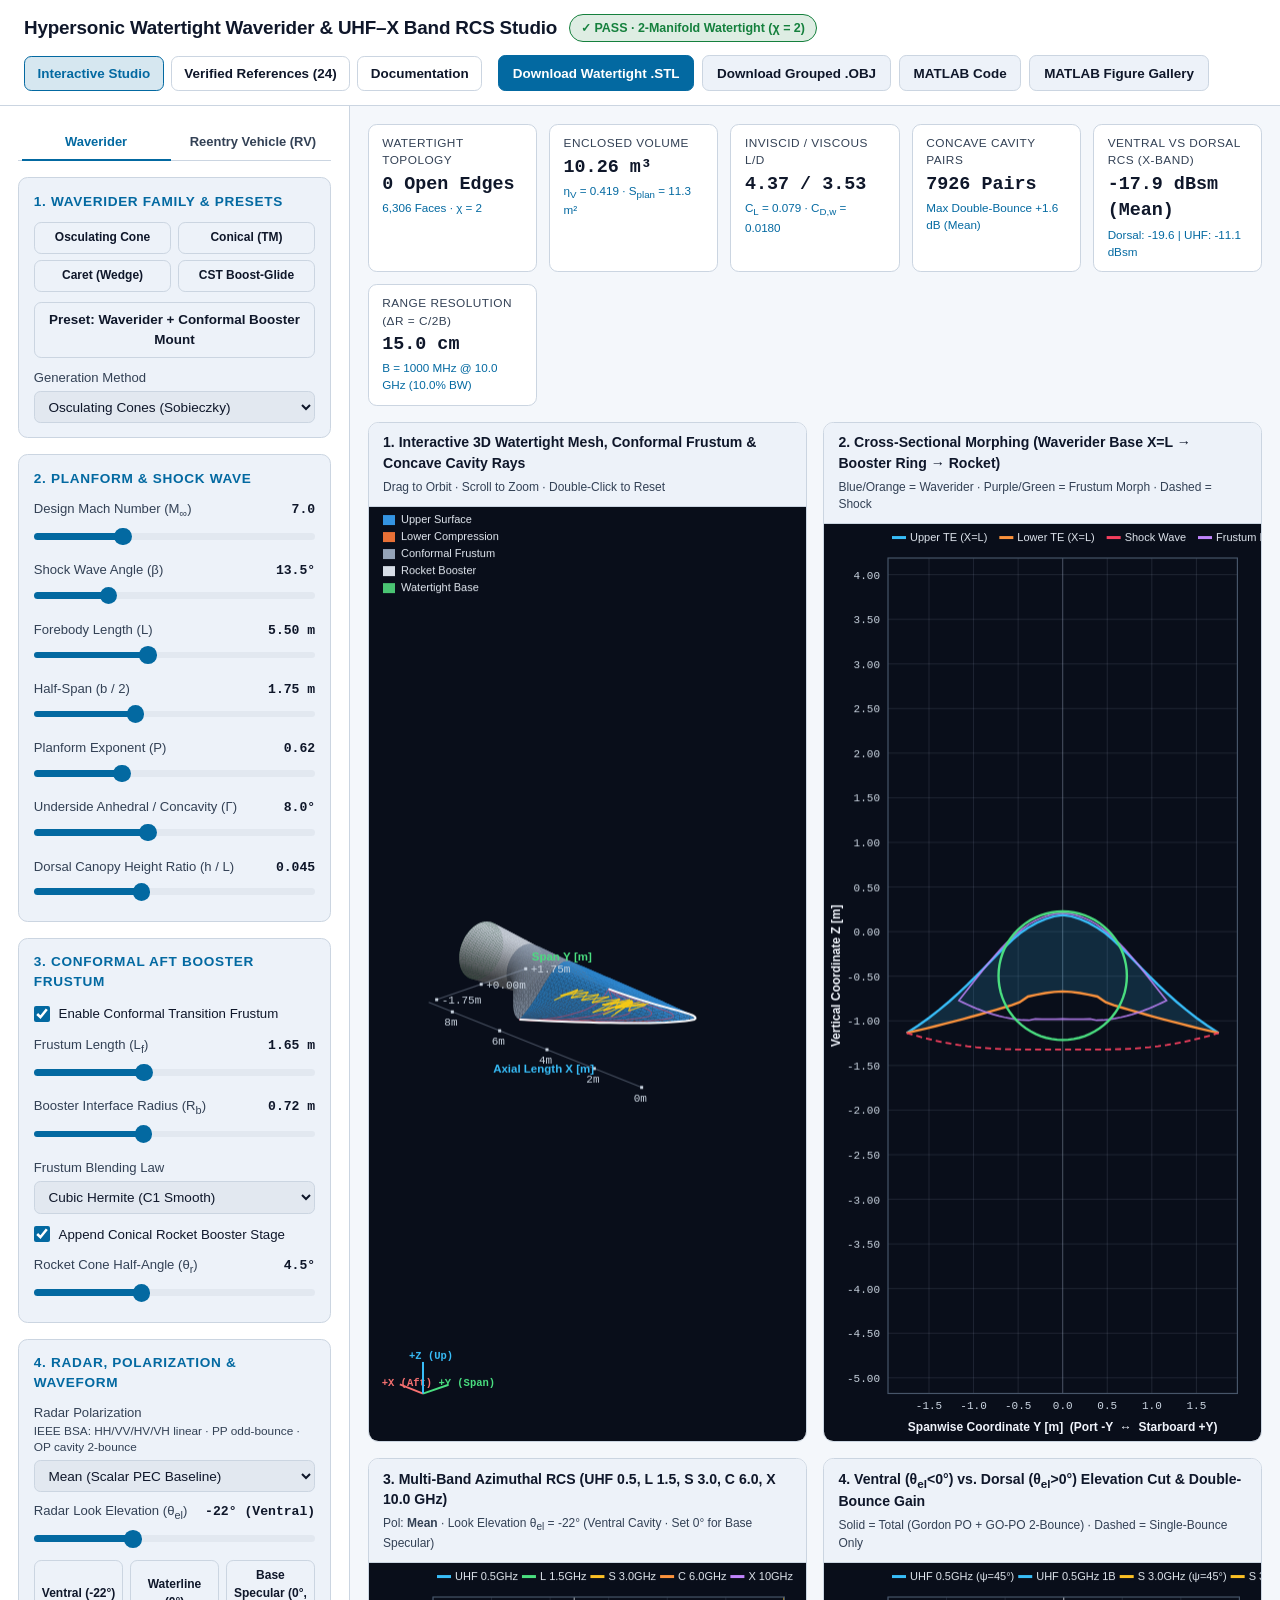
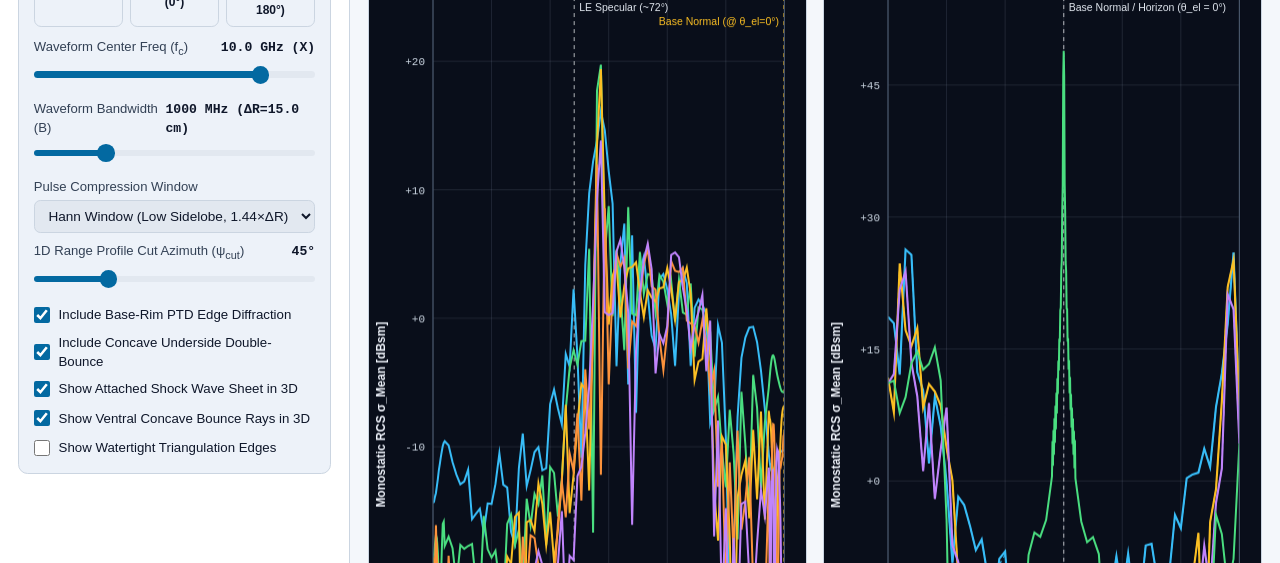
<file: docs/index.html>
<!DOCTYPE html>
<html lang="en">
<head>
  <meta charset="UTF-8" />
  <meta name="viewport" content="width=device-width, initial-scale=1.0" />
  <meta name="color-scheme" content="dark light" />
  <title>Hypersonic Parametric Watertight Waverider &amp; RCS Studio</title>
  <link rel="stylesheet" href="styles.css?v=20261113-base" />
</head>
<body>
  <header class="app-header">
    <div class="brand-title">
      <h1>Hypersonic Watertight Waverider &amp; UHF–X Band RCS Studio</h1>
      <span id="watertight-badge" class="badge-watertight" role="status">&#10003; PASS &middot; 2-Manifold Watertight (&#967; = 2)</span>
    </div>
    <div class="header-right">
      <nav class="header-nav" aria-label="Primary">
        <a class="nav-link" href="index.html" aria-current="page">Interactive Studio</a>
        <a class="nav-link" href="references.html">Verified References (24)</a>
        <a class="nav-link" href="https://github.com/liploan/Hypersonics/tree/main/documentation" target="_blank" rel="noopener noreferrer">Documentation</a>
      </nav>
      <div class="header-actions">
        <button type="button" id="btn-export-stl" class="btn-primary">Download Watertight .STL</button>
        <button type="button" id="btn-export-obj">Download Grouped .OBJ</button>
        <button type="button" id="btn-open-matlab">MATLAB Code</button>
        <button type="button" id="btn-open-gallery">MATLAB Figure Gallery</button>
      </div>
    </div>
  </header>

  <div class="dashboard-layout">
    <aside class="sidebar-controls" aria-label="Vehicle Parametric Controls">
      <!-- Vehicle Architecture Switcher (Waverider default vs. Conventional Reentry Vehicle) -->
      <div class="arch-tabs" role="tablist" aria-label="Vehicle Architecture">
        <button
          type="button"
          role="tab"
          id="tab-waverider"
          aria-selected="true"
          tabindex="0"
        >Waverider</button>
        <button
          type="button"
          role="tab"
          id="tab-rv"
          aria-selected="false"
          tabindex="-1"
        >Reentry Vehicle (RV)</button>
      </div>

      <div class="arch-panels">
      <!-- TAB PANEL 1: Waverider Glide Body (Default Active, 100% Preserved) -->
      <div role="tabpanel" id="panel-waverider" aria-labelledby="tab-waverider">
        <div class="arch-panel-inner">
          <!-- 1. Waverider Family & Presets -->
          <section class="control-group">
            <h2>1. Waverider Family &amp; Presets</h2>
            <div class="preset-row">
              <button type="button" data-preset="osculating_cone">Osculating Cone</button>
              <button type="button" data-preset="conical">Conical (TM)</button>
              <button type="button" data-preset="caret">Caret (Wedge)</button>
              <button type="button" data-preset="cst">CST Boost-Glide</button>
            </div>
            <button type="button" data-preset="booster_mounted" style="width:100%; margin-bottom:0.65rem;">
              Preset: Waverider + Conformal Booster Mount
            </button>

            <div class="field-row">
              <label class="field-label" for="sel-method">Generation Method</label>
              <select id="sel-method">
                <option value="osculating_cone" selected>Osculating Cones (Sobieczky)</option>
                <option value="conical">Axisymmetric Cone-Derived (Taylor-Maccoll)</option>
                <option value="caret">Nonweiler Caret / 2D Oblique Wedge</option>
                <option value="cst">Kulfan CST Boost-Glide Body</option>
              </select>
            </div>
          </section>

          <!-- 2. Flight Condition & Planform Geometry -->
          <section class="control-group">
            <h2>2. Planform &amp; Shock Wave</h2>

            <div class="field-row">
              <label class="field-label" for="rng-mach">
                <span>Design Mach Number (M<sub>&infin;</sub>)</span>
                <span class="field-value" id="val-mach">7.0</span>
              </label>
              <input type="range" id="rng-mach" min="3.5" max="15.0" step="0.5" value="7.0" />
            </div>

            <div class="field-row">
              <label class="field-label" for="rng-beta">
                <span>Shock Wave Angle (&beta;)</span>
                <span class="field-value" id="val-beta">13.5&deg;</span>
              </label>
              <input type="range" id="rng-beta" min="10.0" max="24.0" step="0.5" value="13.5" />
            </div>

            <div class="field-row">
              <label class="field-label" for="rng-length">
                <span>Forebody Length (L)</span>
                <span class="field-value" id="val-length">5.50 m</span>
              </label>
              <input type="range" id="rng-length" min="2.5" max="10.0" step="0.25" value="5.5" />
            </div>

            <div class="field-row">
              <label class="field-label" for="rng-span">
                <span>Half-Span (b / 2)</span>
                <span class="field-value" id="val-span">1.75 m</span>
              </label>
              <input type="range" id="rng-span" min="0.8" max="3.5" step="0.05" value="1.75" />
            </div>

            <div class="field-row">
              <label class="field-label" for="rng-power">
                <span>Planform Exponent (P)</span>
                <span class="field-value" id="val-power">0.62</span>
              </label>
              <input type="range" id="rng-power" min="0.35" max="1.25" step="0.03" value="0.62" />
            </div>

            <div class="field-row">
              <label class="field-label" for="rng-anhedral">
                <span>Underside Anhedral / Concavity (&Gamma;)</span>
                <span class="field-value" id="val-anhedral">8.0&deg;</span>
              </label>
              <input type="range" id="rng-anhedral" min="0.0" max="20.0" step="0.5" value="8.0" />
            </div>

            <div class="field-row">
              <label class="field-label" for="rng-canopy">
                <span>Dorsal Canopy Height Ratio (h / L)</span>
                <span class="field-value" id="val-canopy">0.045</span>
              </label>
              <input type="range" id="rng-canopy" min="0.000" max="0.120" step="0.005" value="0.045" />
            </div>
          </section>
        </div>
      </div>

      <!-- TAB PANEL 2: Conventional Reentry Vehicle (Mono/Bi/Tri-Conic + Nose + Aft Plane) -->
      <div role="tabpanel" id="panel-rv" aria-labelledby="tab-rv" hidden="until-found">
        <div class="arch-panel-inner">
          <section class="control-group">
            <h2>1. Reentry Vehicle Presets &amp; Shape</h2>
            <div class="preset-row">
              <button type="button" data-preset="rv_monoconic">Sphere-Cone RV</button>
              <button type="button" data-preset="rv_biconic">Bi-Conic + Concave</button>
              <button type="button" data-preset="rv_triconic_flare">Ogive Tri-Conic</button>
              <button type="button" data-preset="rv_sharp_conic">Sharp Cone (TM)</button>
            </div>

            <fieldset class="rv-fieldset">
              <legend>Conic Body Architecture</legend>
              <div class="radio-pill-group">
                <label class="radio-pill">
                  <input type="radio" name="rv-body-type" value="mono_conic" />
                  <span>Mono-Conic</span>
                </label>
                <label class="radio-pill">
                  <input type="radio" name="rv-body-type" value="bi_conic" checked />
                  <span>Bi-Conic</span>
                </label>
                <label class="radio-pill">
                  <input type="radio" name="rv-body-type" value="tri_conic" />
                  <span>Tri-Conic</span>
                </label>
              </div>
            </fieldset>

            <fieldset class="rv-fieldset">
              <legend>Nose Tip Geometry</legend>
              <div class="radio-pill-group">
                <label class="radio-pill">
                  <input type="radio" name="rv-nose-type" value="conical" />
                  <span>Conical</span>
                </label>
                <label class="radio-pill">
                  <input type="radio" name="rv-nose-type" value="spherical" checked />
                  <span>Spherical</span>
                </label>
                <label class="radio-pill">
                  <input type="radio" name="rv-nose-type" value="ogive" />
                  <span>Ogive</span>
                </label>
              </div>
            </fieldset>
          </section>

          <section class="control-group">
            <h2>2. RV Nose, Conic Stages &amp; Aft Plane</h2>

            <div class="field-row">
              <label class="field-label" for="rng-rv-mach">
                <span>Reentry Mach Number (M<sub>&infin;</sub>)</span>
                <span class="field-value" id="val-rv-mach">14.0</span>
              </label>
              <input type="range" id="rng-rv-mach" min="3.5" max="20.0" step="0.5" value="14.0" />
            </div>

            <div class="field-row">
              <label class="field-label" for="rng-rv-length">
                <span>RV Axial Length (L)</span>
                <span class="field-value" id="val-rv-length">3.10 m</span>
              </label>
              <input type="range" id="rng-rv-length" min="1.5" max="6.0" step="0.1" value="3.1" />
            </div>

            <div id="rv-bluntness-group" class="conditional-group">
              <div class="field-row">
                <label class="field-label" for="rng-rv-bluntness">
                  <span id="lbl-rv-bluntness">Nose Bluntness (R<sub>N</sub> / R<sub>base</sub>)</span>
                  <span class="field-value" id="val-rv-bluntness">0.22</span>
                </label>
                <input type="range" id="rng-rv-bluntness" min="0.02" max="0.60" step="0.02" value="0.22" />
              </div>
            </div>

            <div class="field-row">
              <label class="field-label" for="rng-rv-cone1">
                <span>Stage 1 Half-Angle (&theta;<sub>1</sub>)</span>
                <span class="field-value" id="val-rv-cone1">11.5&deg;</span>
              </label>
              <input type="range" id="rng-rv-cone1" min="3.0" max="26.0" step="0.5" value="11.5" />
            </div>

            <div id="rv-stage2-group" class="conditional-group">
              <div class="field-row">
                <label class="field-label" for="rng-rv-cone2">
                  <span>Stage 2 Half-Angle (&theta;<sub>2</sub>)</span>
                  <span class="field-value" id="val-rv-cone2">6.0&deg;</span>
                </label>
                <input type="range" id="rng-rv-cone2" min="-4.0" max="24.0" step="0.5" value="6.0" />
              </div>
              <div class="field-row">
                <label class="field-label" for="rng-rv-frac1">
                  <span>Stage 1 Axial Split</span>
                  <span class="field-value" id="val-rv-frac1">0.42</span>
                </label>
                <input type="range" id="rng-rv-frac1" min="0.20" max="0.75" step="0.02" value="0.42" />
              </div>
            </div>

            <div id="rv-stage3-group" class="conditional-group" inert>
              <div class="field-row">
                <label class="field-label" for="rng-rv-cone3">
                  <span>Stage 3 Flare Angle (&theta;<sub>3</sub>)</span>
                  <span class="field-value" id="val-rv-cone3">13.5&deg;</span>
                </label>
                <input type="range" id="rng-rv-cone3" min="-4.0" max="26.0" step="0.5" value="13.5" />
              </div>
            </div>

            <fieldset class="rv-fieldset" style="margin-top:0.35rem;">
              <legend>Aft Plane Bulkhead</legend>
              <div class="radio-pill-group">
                <label class="radio-pill">
                  <input type="radio" name="rv-aft-type" value="flat" />
                  <span>Flat Plane</span>
                </label>
                <label class="radio-pill">
                  <input type="radio" name="rv-aft-type" value="concave" checked />
                  <span>Concave Cavity</span>
                </label>
              </div>
            </fieldset>

            <div id="rv-aft-cavity-group" class="conditional-group">
              <div class="field-row">
                <label class="field-label" for="rng-rv-aftdepth">
                  <span>Concave Depth (d<sub>aft</sub> / R<sub>base</sub>)</span>
                  <span class="field-value" id="val-rv-aftdepth">0.38</span>
                </label>
                <input type="range" id="rng-rv-aftdepth" min="0.05" max="0.70" step="0.03" value="0.38" />
              </div>
              <div class="field-row">
                <label class="field-label" for="rng-rv-aftpower">
                  <span>Cavity Wall Steepness (p)</span>
                  <span class="field-value" id="val-rv-aftpower">2.0</span>
                </label>
                <input type="range" id="rng-rv-aftpower" min="1.0" max="3.4" step="0.2" value="2.0" />
              </div>
            </div>
          </section>
        </div>
      </div>
      </div>

      <!-- 3. Conformal Aft Frustum & Conical Rocket Booster -->
      <section class="control-group">
        <h2>3. Conformal Aft Booster Frustum</h2>

        <label class="checkbox-row" for="chk-frustum">
          <input type="checkbox" id="chk-frustum" class="visually-hidden" checked />
          <span>Enable Conformal Transition Frustum</span>
        </label>

        <div class="field-row" style="margin-top:0.55rem;">
          <label class="field-label" for="rng-flength">
            <span>Frustum Length (L<sub>f</sub>)</span>
            <span class="field-value" id="val-flength">1.65 m</span>
          </label>
          <input type="range" id="rng-flength" min="0.5" max="3.5" step="0.05" value="1.65" />
        </div>

        <div class="field-row">
          <label class="field-label" for="rng-bradius">
            <span>Booster Interface Radius (R<sub>b</sub>)</span>
            <span class="field-value" id="val-bradius">0.72 m</span>
          </label>
          <input type="range" id="rng-bradius" min="0.30" max="1.40" step="0.02" value="0.72" />
        </div>

        <div class="field-row">
          <label class="field-label" for="sel-blend">Frustum Blending Law</label>
          <select id="sel-blend">
            <option value="cubic" selected>Cubic Hermite (C1 Smooth)</option>
            <option value="quintic">Quintic Smoothstep (C2 Smooth)</option>
            <option value="linear">Linear Ruled Generator</option>
            <option value="conic">Conic Super-Blend</option>
          </select>
        </div>

        <label class="checkbox-row" for="chk-rocket">
          <input type="checkbox" id="chk-rocket" class="visually-hidden" checked />
          <span>Append Conical Rocket Booster Stage</span>
        </label>

        <div class="field-row" style="margin-top:0.55rem;">
          <label class="field-label" for="rng-rcone">
            <span>Rocket Cone Half-Angle (&theta;<sub>r</sub>)</span>
            <span class="field-value" id="val-rcone">4.5&deg;</span>
          </label>
          <input type="range" id="rng-rcone" min="0.0" max="12.0" step="0.5" value="4.5" />
        </div>
      </section>

      <!-- 4. UHF to X-Band Radar, Polarization, Waveform Bandwidth & 3D Display Controls -->
      <section class="control-group">
        <h2>4. Radar, Polarization &amp; Waveform</h2>

        <div class="field-row">
          <label class="field-label" for="sel-pol">Radar Polarization</label>
          <span id="pol-hint" class="field-hint">IEEE BSA: HH/VV/HV/VH linear &middot; PP odd-bounce &middot; OP cavity 2-bounce</span>
          <select id="sel-pol" name="polarization" aria-describedby="pol-hint">
            <option value="Mean" selected>Mean (Scalar PEC Baseline)</option>
            <option value="HH">Linear HH (Horizontal Tx / Horizontal Rx)</option>
            <option value="VV">Linear VV (Vertical Tx / Vertical Rx)</option>
            <option value="HV">Linear HV (Cross-Pol Depolarized)</option>
            <option value="VH">Linear VH (Cross-Pol Reciprocal)</option>
            <option value="PP">Circular PP (Principal RL/LR &middot; Odd-Bounce)</option>
            <option value="OP">Circular OP (Orthogonal RR/LL &middot; Cavity 2-Bounce)</option>
          </select>
        </div>

        <div class="field-row">
          <label class="field-label" for="rng-rcsel">
            <span>Radar Look Elevation (&theta;<sub>el</sub>)</span>
            <span class="field-value" id="val-rcsel">-22&deg; (Ventral)</span>
          </label>
          <input type="range" id="rng-rcsel" min="-70" max="70" step="1" value="-22" />
          <div class="preset-row preset-row-3" role="group" aria-label="Radar Aspect Quick Presets" style="margin-top:0.4rem; margin-bottom:0.1rem;">
            <button type="button" data-radar-aspect="ventral">Ventral (-22&deg;)</button>
            <button type="button" data-radar-aspect="waterline">Waterline (0&deg;)</button>
            <button type="button" data-radar-aspect="tail_specular">Base Specular (0&deg;, 180&deg;)</button>
          </div>
        </div>

        <div class="field-row">
          <label class="field-label" for="rng-fc">
            <span>Waveform Center Freq (f<sub>c</sub>)</span>
            <span class="field-value" id="val-fc">10.0 GHz (X)</span>
          </label>
          <input type="range" id="rng-fc" min="0.5" max="12.0" step="0.5" value="10.0" />
        </div>

        <div class="field-row">
          <label class="field-label" for="rng-bw">
            <span>Waveform Bandwidth (B)</span>
            <span class="field-value" id="val-bw">1000 MHz (&Delta;R=15.0 cm)</span>
          </label>
          <input type="range" id="rng-bw" min="50" max="4000" step="50" value="1000" />
        </div>

        <div class="field-row">
          <label class="field-label" for="sel-window">Pulse Compression Window</label>
          <select id="sel-window">
            <option value="hann" selected>Hann Window (Low Sidelobe, 1.44&times;&Delta;R)</option>
            <option value="hamming">Hamming Window (Balanced, 1.30&times;&Delta;R)</option>
            <option value="rect">Rectangular LFM (Max Resolution, 0.89&times;&Delta;R)</option>
          </select>
        </div>

        <div class="field-row">
          <label class="field-label" for="rng-rtiaz">
            <span>1D Range Profile Cut Azimuth (&psi;<sub>cut</sub>)</span>
            <span class="field-value" id="val-rtiaz">45&deg;</span>
          </label>
          <input type="range" id="rng-rtiaz" min="0" max="180" step="1" value="45" />
        </div>

        <label class="checkbox-row" for="chk-ptd-rim">
          <input type="checkbox" id="chk-ptd-rim" class="visually-hidden" checked />
          <span>Include Base-Rim PTD Edge Diffraction</span>
        </label>

        <label class="checkbox-row" for="chk-multibounce">
          <input type="checkbox" id="chk-multibounce" class="visually-hidden" checked />
          <span>Include Concave Underside Double-Bounce</span>
        </label>

        <label class="checkbox-row" for="chk-shock">
          <input type="checkbox" id="chk-shock" class="visually-hidden" checked />
          <span>Show Attached Shock Wave Sheet in 3D</span>
        </label>

        <label class="checkbox-row" for="chk-rays">
          <input type="checkbox" id="chk-rays" class="visually-hidden" checked />
          <span>Show Ventral Concave Bounce Rays in 3D</span>
        </label>

        <label class="checkbox-row" for="chk-wireframe">
          <input type="checkbox" id="chk-wireframe" class="visually-hidden" />
          <span>Show Watertight Triangulation Edges</span>
        </label>
      </section>
    </aside>

    <!-- Main Interactive Workspace -->
    <main class="workspace-main">
      <!-- Live Telemetry & Topological Verification Ribbon -->
      <section class="metrics-ribbon" aria-label="Real-Time Geometry, Topology, Aero &amp; RCS Telemetry">
        <div class="metric-card">
          <div class="metric-name">Watertight Topology</div>
          <div class="metric-val" id="m-topology">0 Open Edges</div>
          <div class="metric-sub" id="m-faces">3,384 Faces &middot; &#967; = 2</div>
        </div>
        <div class="metric-card">
          <div class="metric-name">Enclosed Volume</div>
          <div class="metric-val" id="m-volume">10.78 m&sup3;</div>
          <div class="metric-sub" id="m-etav">&eta;<sub>V</sub> = 0.411 &middot; S<sub>plan</sub> = 11.9 m&sup2;</div>
        </div>
        <div class="metric-card">
          <div class="metric-name">Inviscid / Viscous L/D</div>
          <div class="metric-val" id="m-ld">7.39</div>
          <div class="metric-sub" id="m-clcd">C<sub>L</sub> = 0.049 &middot; C<sub>D,w</sub> = 0.0066</div>
        </div>
        <div class="metric-card">
          <div class="metric-name">Concave Cavity Pairs</div>
          <div class="metric-val" id="m-pairs">218 Pairs</div>
          <div class="metric-sub" id="m-mbgain">Max Double-Bounce +21.4 dB</div>
        </div>
        <div class="metric-card">
          <div class="metric-name">Ventral vs Dorsal RCS (X-Band)</div>
          <div class="metric-val" id="m-rcs-x">+6.5 dBsm</div>
          <div class="metric-sub" id="m-rcs-diff">Dorsal: +2.1 dBsm | UHF: -4.3 dBsm</div>
        </div>
        <div class="metric-card">
          <div class="metric-name">Range Resolution (&Delta;R = c/2B)</div>
          <div class="metric-val" id="m-rangeres">15.0 cm</div>
          <div class="metric-sub" id="m-bw-sub">B = 1000 MHz @ 10.0 GHz (10.0% BW)</div>
        </div>
      </section>

      <!-- 6-Panel Interactive Canvas Grid -->
      <section class="canvas-grid">
        <div class="canvas-card">
          <div class="canvas-card-header">
            <h3>1. Interactive 3D Watertight Mesh, Conformal Frustum &amp; Concave Cavity Rays</h3>
            <span class="canvas-hint">Drag to Orbit &middot; Scroll to Zoom &middot; Double-Click to Reset</span>
          </div>
          <div class="canvas-wrap">
            <canvas id="canvas-3d" role="img" aria-label="Interactive 3D viewport showing watertight hypersonic waverider mesh, attached shock sheet, conformal transition frustum, and ventral double-bounce ray paths"></canvas>
          </div>
        </div>

        <div class="canvas-card">
          <div class="canvas-card-header">
            <h3 id="title-panel-2">2. Cross-Sectional Morphing (Waverider Base X=L &rarr; Booster Ring &rarr; Rocket)</h3>
            <span class="canvas-hint" id="hint-panel-2">Blue/Orange = Waverider &middot; Purple/Green = Frustum Morph &middot; Dashed = Shock</span>
          </div>
          <div class="canvas-wrap">
            <canvas id="canvas-sections" role="img" aria-label="Cross-sectional contour or meridional blueprint plot showing vehicle body stations, shock wave envelope, and aft plane geometry"></canvas>
          </div>
        </div>

        <div class="canvas-card">
          <div class="canvas-card-header">
            <h3>3. Multi-Band Azimuthal RCS (UHF 0.5, L 1.5, S 3.0, C 6.0, X 10.0 GHz)</h3>
            <span class="canvas-hint" id="hint-az-el">Evaluated at Look Elevation &theta;<sub>el</sub> = -22&deg;</span>
          </div>
          <div class="canvas-wrap">
            <canvas id="canvas-rcs-az" role="img" aria-label="Monostatic radar cross section in dBsm versus azimuth angle from 0 to 180 degrees across UHF, L, S, C, and X frequency bands"></canvas>
          </div>
        </div>

        <div class="canvas-card">
          <div class="canvas-card-header">
            <h3>4. Ventral (&theta;<sub>el</sub>&lt;0&deg;) vs. Dorsal (&theta;<sub>el</sub>&gt;0&deg;) Elevation Cut &amp; Double-Bounce Gain</h3>
            <span class="canvas-hint">Solid = Total (Gordon PO + GO-PO 2-Bounce) &middot; Dashed = Single-Bounce Only</span>
          </div>
          <div class="canvas-wrap">
            <canvas id="canvas-rcs-el" role="img" aria-label="Monostatic radar cross section versus elevation angle from negative 90 degrees ventral to positive 90 degrees dorsal comparing total and single-bounce signatures"></canvas>
          </div>
        </div>

        <div class="canvas-card">
          <div class="canvas-card-header">
            <h3>5. Range–Angle–Intensity Sinogram (RTI) &amp; Waveform Bandwidth Resolution</h3>
            <span class="canvas-hint" id="hint-rti-bw">Click/Drag on Heatmap to Select Azimuth Cut &psi;<sub>cut</sub></span>
          </div>
          <div class="canvas-wrap">
            <canvas id="canvas-rti" role="img" aria-label="Two-dimensional range-angle-intensity radar sinogram showing down-range scattering intensity versus azimuth angle with nose, base, and booster range tracks"></canvas>
          </div>
        </div>

        <div class="canvas-card">
          <div class="canvas-card-header">
            <h3>6. 1D High-Resolution Range Profile (HRRP) &amp; Delayed Cavity Bounce Cut</h3>
            <span class="canvas-hint" id="hint-hrrp-cut">Total vs. Single-Bounce vs. Delayed Concave 2-Bounce (+0.5 d<sub>PQ</sub>)</span>
          </div>
          <div class="canvas-wrap">
            <canvas id="canvas-hrrp" role="img" aria-label="One-dimensional high-resolution range profile cut showing down-range scattering peaks for single-bounce physical optics and delayed concave double-bounce returns"></canvas>
          </div>
        </div>
      </section>
    </main>
  </div>

  <footer class="app-footer">
    <span>Validated against NACA Report 1135, Nonweiler caret theory, Gordon (1975) contour PO, Ling et al. (1989) polarimetric GO-PO, and Harris (1978) spectral windows (33/33 MATLAB + 36/36 Node.js checks passing).</span>
    <span>
      <a href="references.html">24 Web-Verified References</a> &middot;
      <a href="https://github.com/liploan/Hypersonics" target="_blank" rel="noopener noreferrer">GitHub Repository</a>
    </span>
  </footer>

  <!-- Modal 1: Live MATLAB Configuration Code Dialog -->
  <dialog id="dlg-matlab" closedby="any" aria-labelledby="dlg-matlab-title">
    <div class="dialog-header">
      <h2 id="dlg-matlab-title">Equivalent MATLAB Code for Current Configuration</h2>
      <form method="dialog">
        <button type="submit" autofocus>Close</button>
      </form>
    </div>
    <p style="margin-top:0; font-size:0.88rem; color:var(--text-secondary);">
      Copy and run this snippet in MATLAB after calling <code>setup_waverider()</code> to generate the exact watertight mesh, booster frustum, and UHF-to-X-band RCS analysis:
    </p>
    <pre class="code-block" id="matlab-code-output"></pre>
    <div style="display:flex; justify-content:flex-end; gap:0.5rem; margin-top:0.85rem;">
      <span class="copy">
        <button type="button" id="btn-copy-matlab" class="copy-button btn-primary" command="--copy" commandfor="matlab-code-output">Copy MATLAB Snippet</button>
        <span class="tip" role="status"></span>
      </span>
    </div>
  </dialog>

  <!-- Modal 2: High-Resolution MATLAB Verification Figure Gallery -->
  <dialog id="dlg-gallery" closedby="any" aria-labelledby="dlg-gallery-title">
    <div class="dialog-header">
      <h2 id="dlg-gallery-title">MATLAB R2026b Verification Figure Gallery</h2>
      <form method="dialog">
        <button type="submit" autofocus>Close</button>
      </form>
    </div>
    <div class="gallery-grid">
      <div class="gallery-item">
        <h3>1. Conformal Aft Transition Frustum &amp; Conical Rocket Booster Mount</h3>
        <img src="assets/waverider_booster_integration.png" alt="Conformal Aft Transition Frustum and Conical Rocket Booster Mount" loading="lazy" />
      </div>
      <div class="gallery-item">
        <h3>2. Multi-Band RCS &amp; Concave Underside Scattering (UHF to X-Band)</h3>
        <img src="assets/waverider_rcs_uhf_to_xband_caret.png" alt="UHF to X-band RCS and Concave Underside Scattering Analysis" loading="lazy" />
      </div>
      <div class="gallery-item">
        <h3>3. 2D Azimuth-Elevation RCS Sphere &amp; Concave Double-Bounce Gain Map</h3>
        <img src="assets/waverider_rcs_family_concavity.png" alt="2D Azimuth Elevation RCS Sphere and Concave Double-Bounce Gain" loading="lazy" />
      </div>
      <div class="gallery-item">
        <h3>4. 3-View Geometric Lofting Blueprint &amp; Longitudinal Area Progression</h3>
        <img src="assets/geometry_blueprint_osculating_cone.png" alt="Geometric Lofting Blueprint and Sectional Lines" loading="lazy" />
      </div>
      <div class="gallery-item">
        <h3>5. Taylor-Maccoll Shock-Layer Profile, AoA Polar &amp; Outward Normals</h3>
        <img src="assets/key_attributes_osculating_cone.png" alt="Taylor-Maccoll Shock Layer and Aerodynamic Polar" loading="lazy" />
      </div>
      <div class="gallery-item">
        <h3>6. Cross-Family Comparison (Conical, Osculating Cone, Caret, CST)</h3>
        <img src="assets/waverider_family_comparison.png" alt="Comparative Geometry and Key Attributes Across Waverider Families" loading="lazy" />
      </div>
      <div class="gallery-item">
        <h3>7. Range–Angle–Intensity Sinogram (RTI) &amp; Waveform Bandwidth Resolution</h3>
        <img src="assets/waverider_range_angle_intensity.png" alt="Range-Angle-Intensity Sinogram and Waveform Bandwidth Resolution" loading="lazy" />
      </div>
    </div>
  </dialog>

  <script src="physics.js?v=20261113-base"></script>
  <script src="app.js?v=20261113-base"></script>
</body>
</html>
</file>
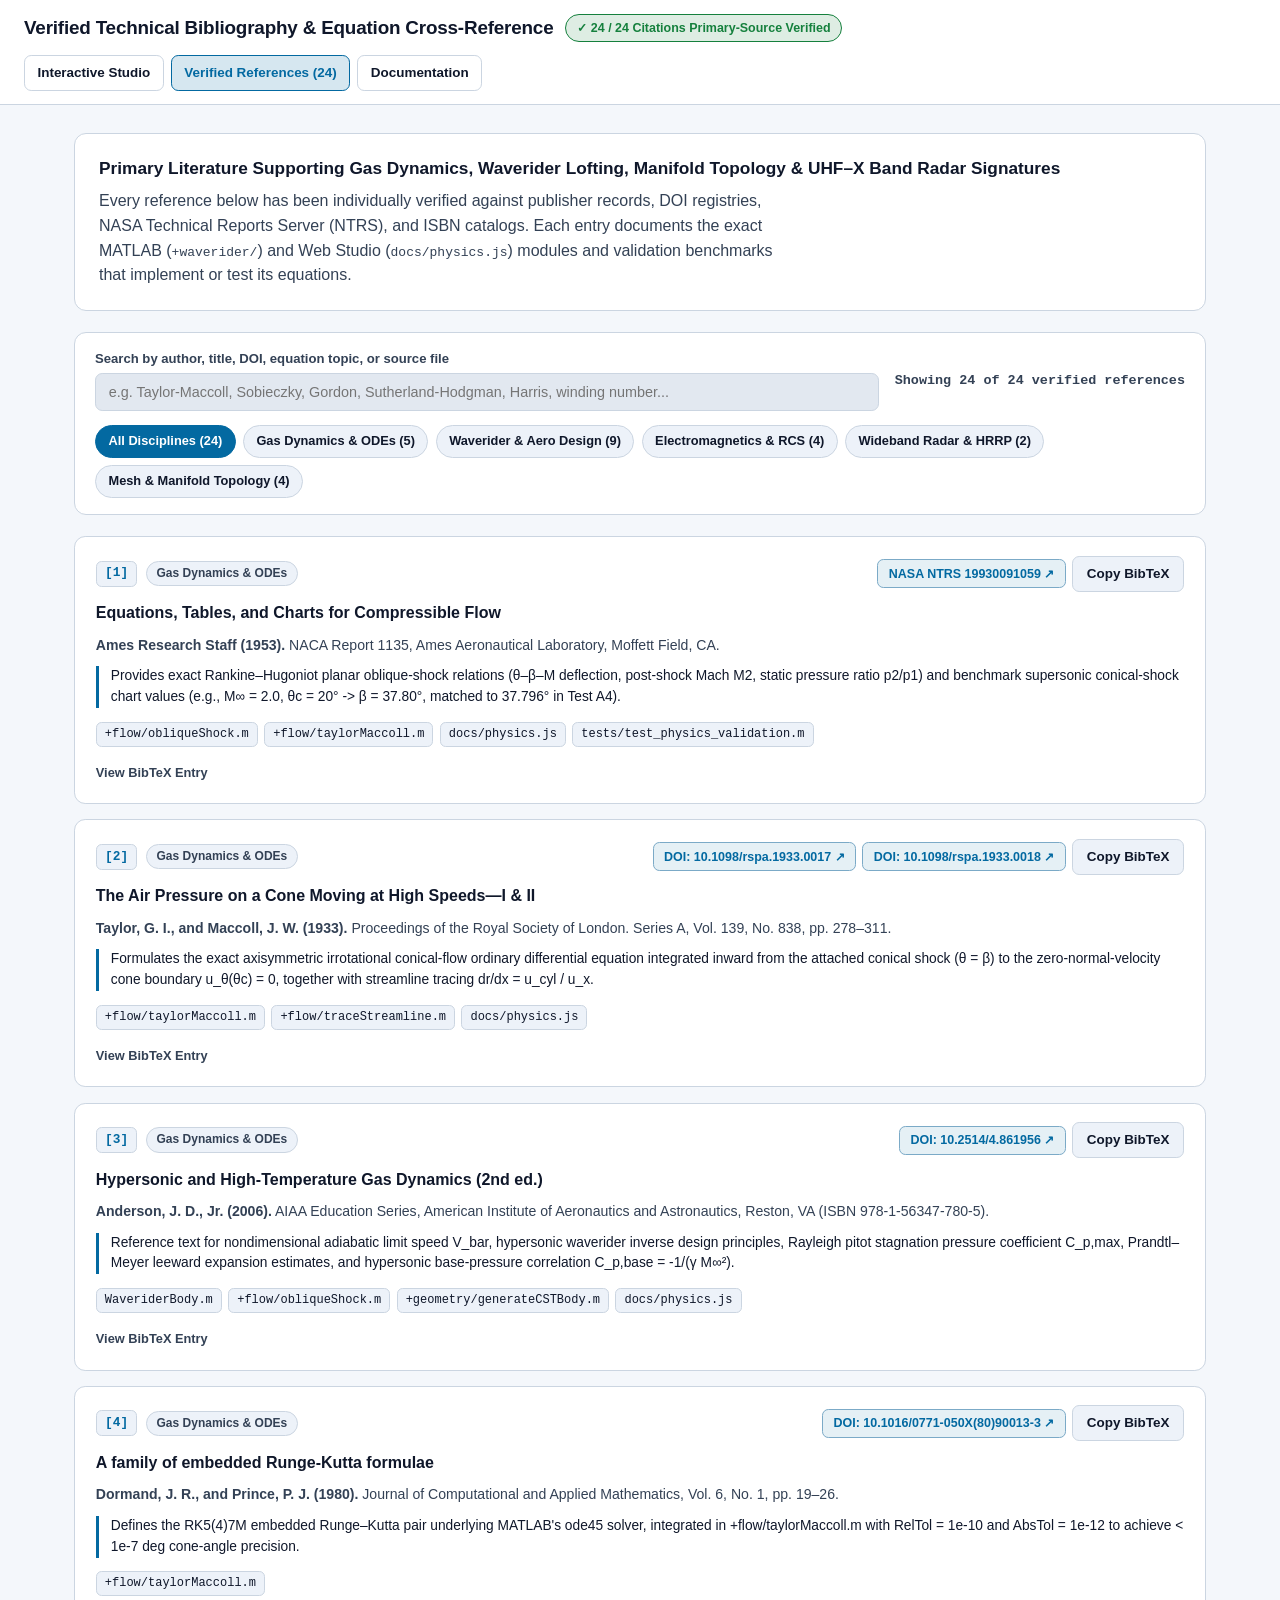
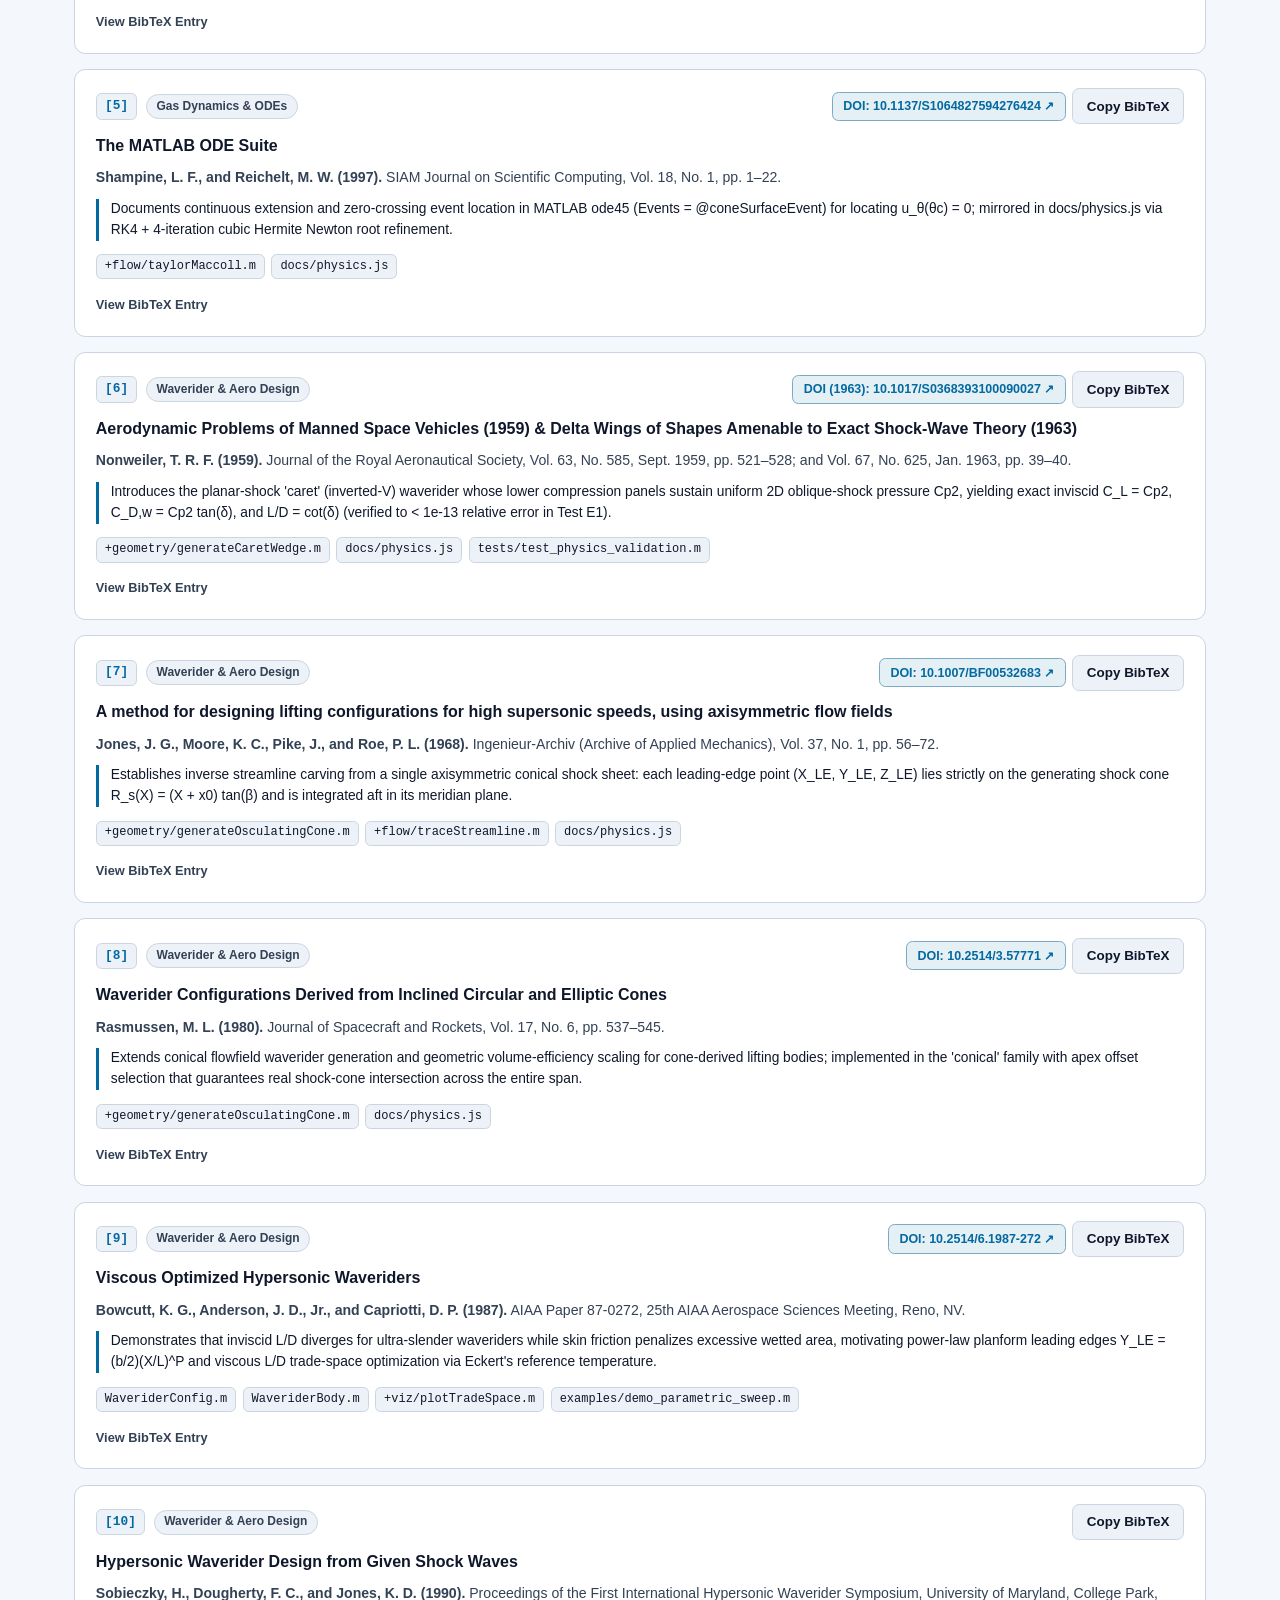
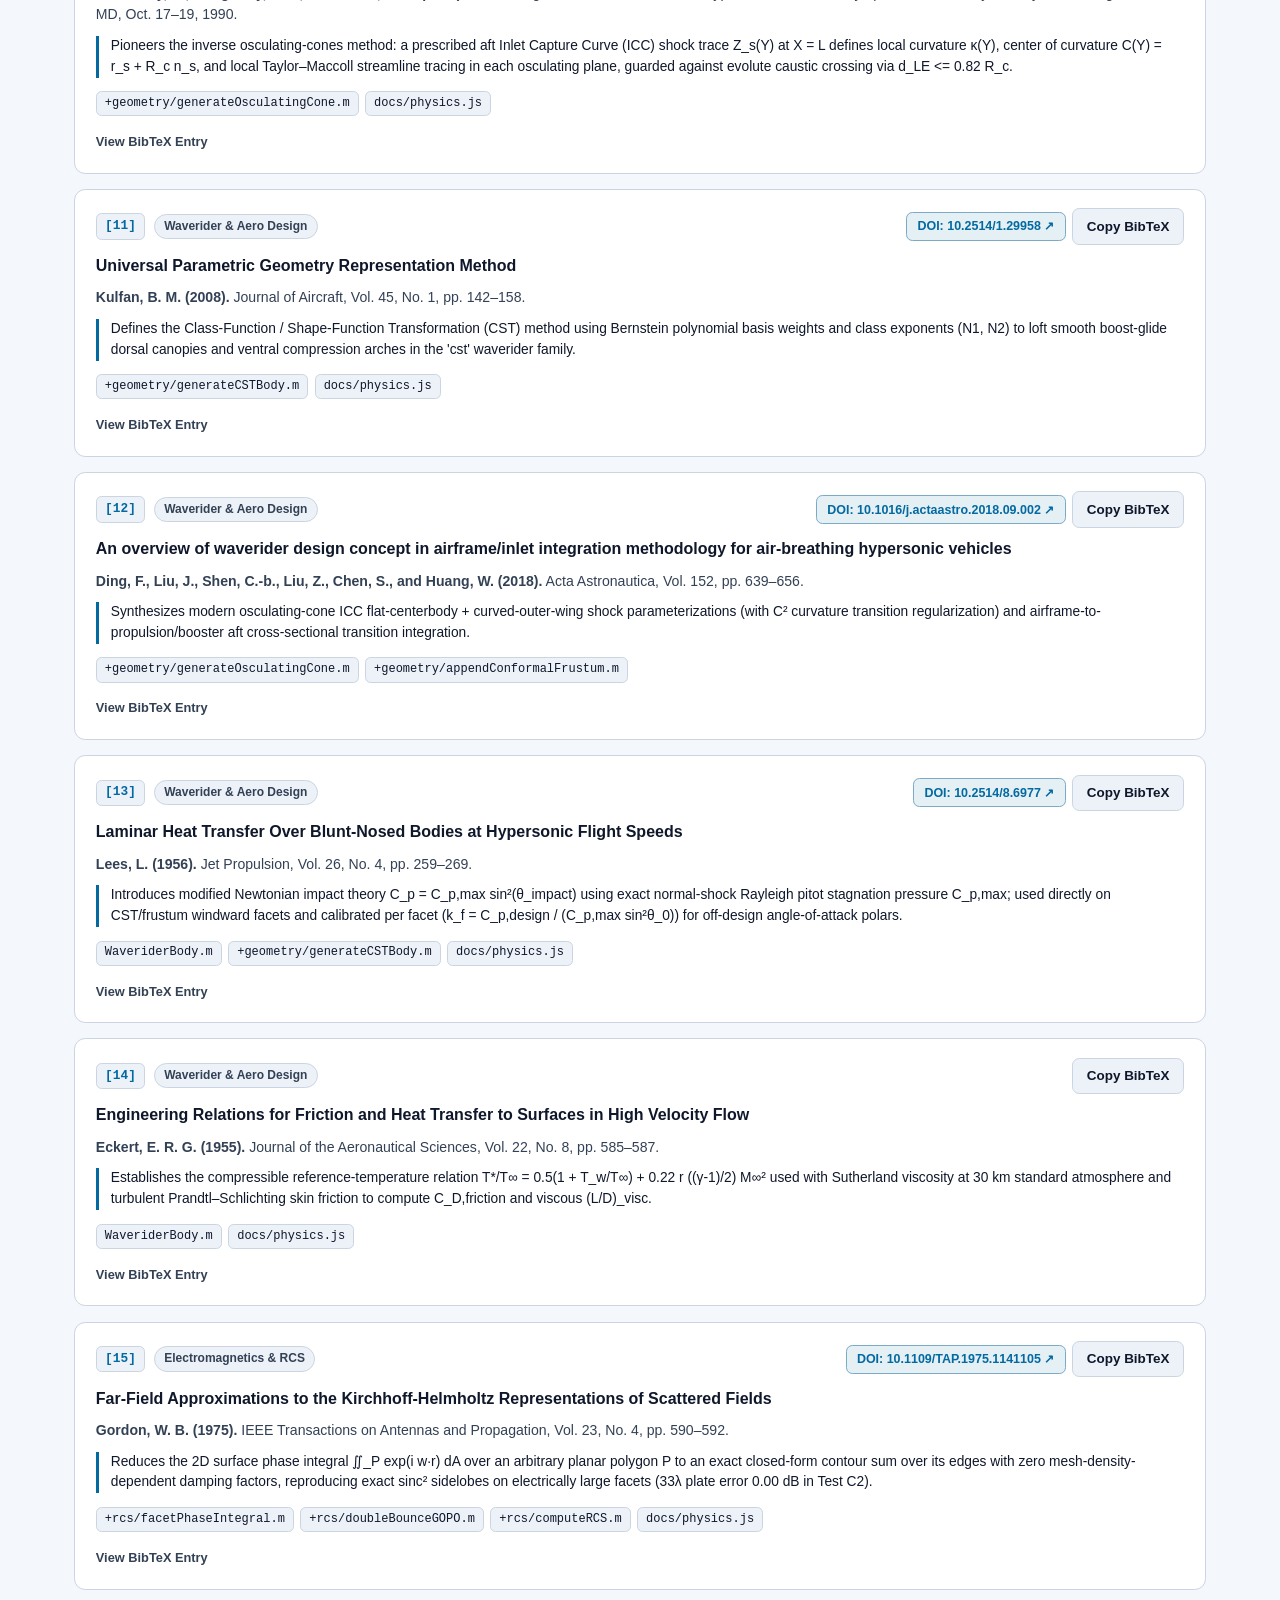
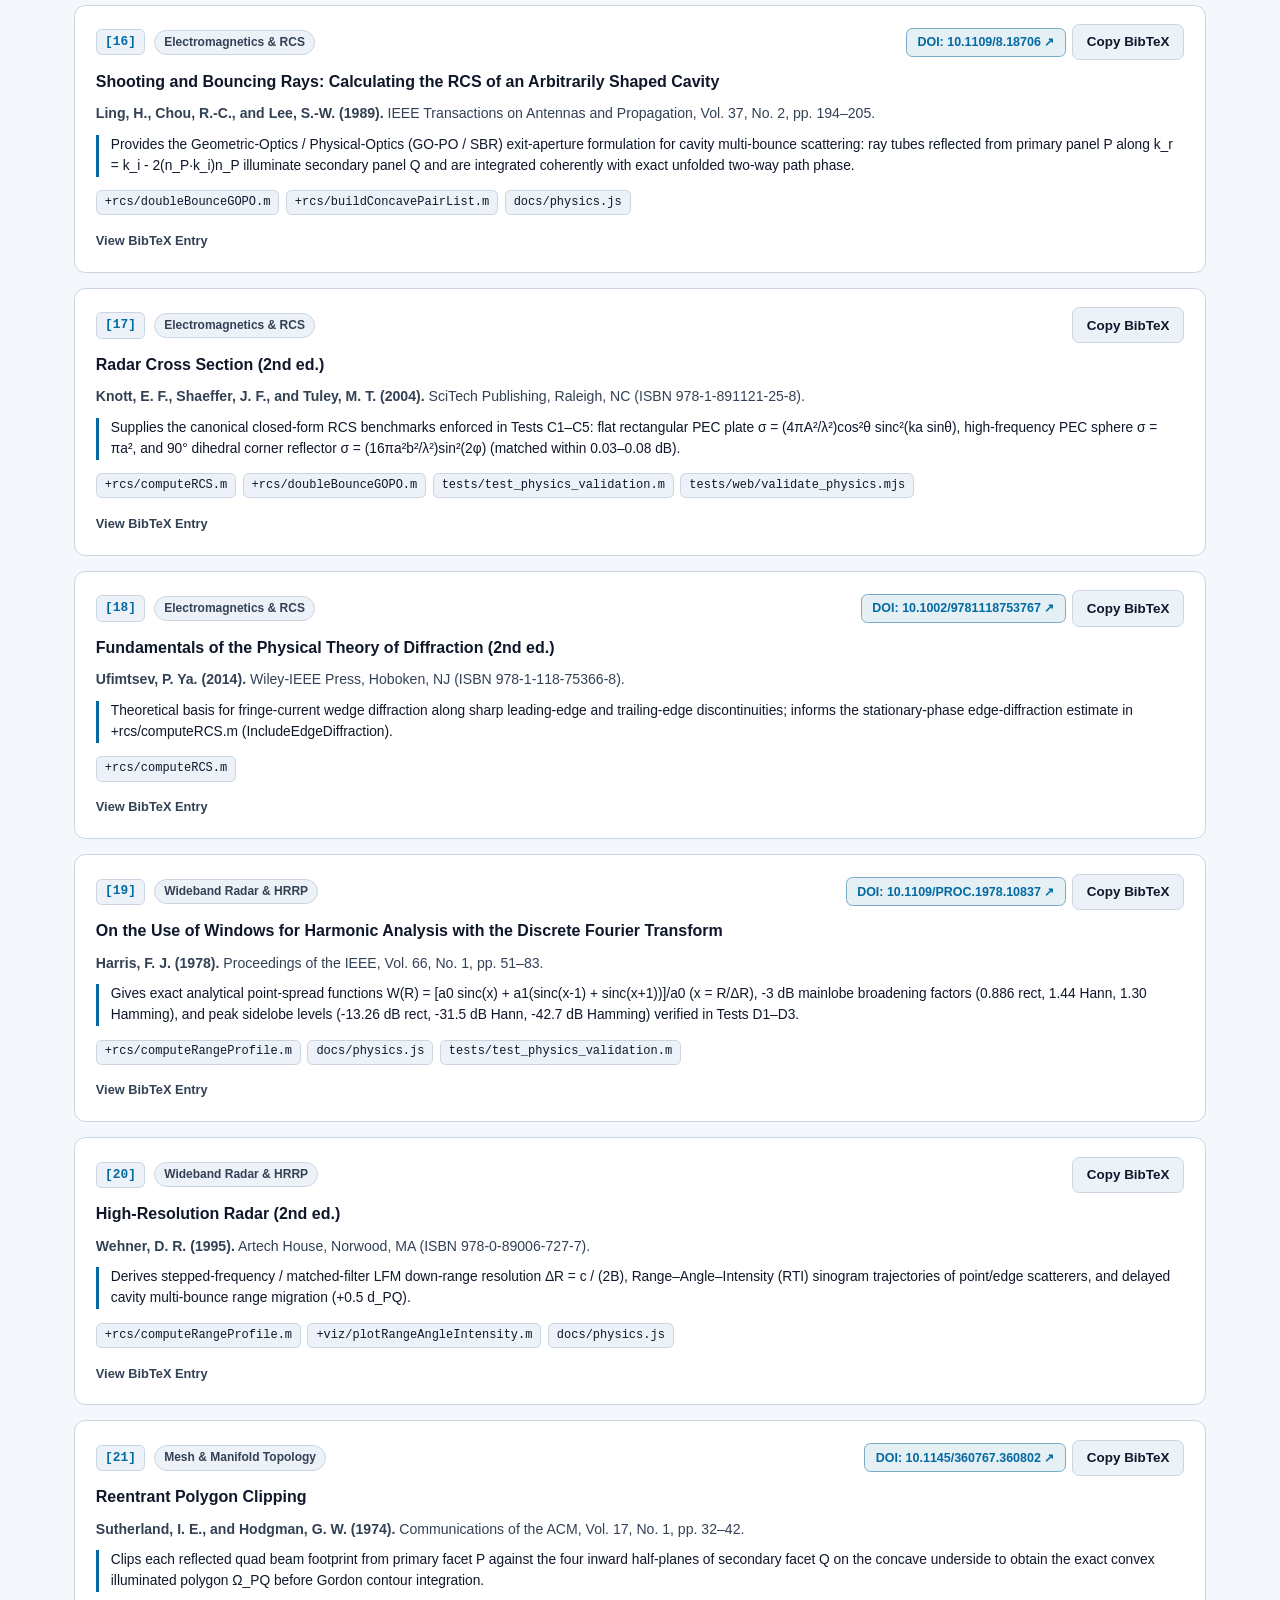
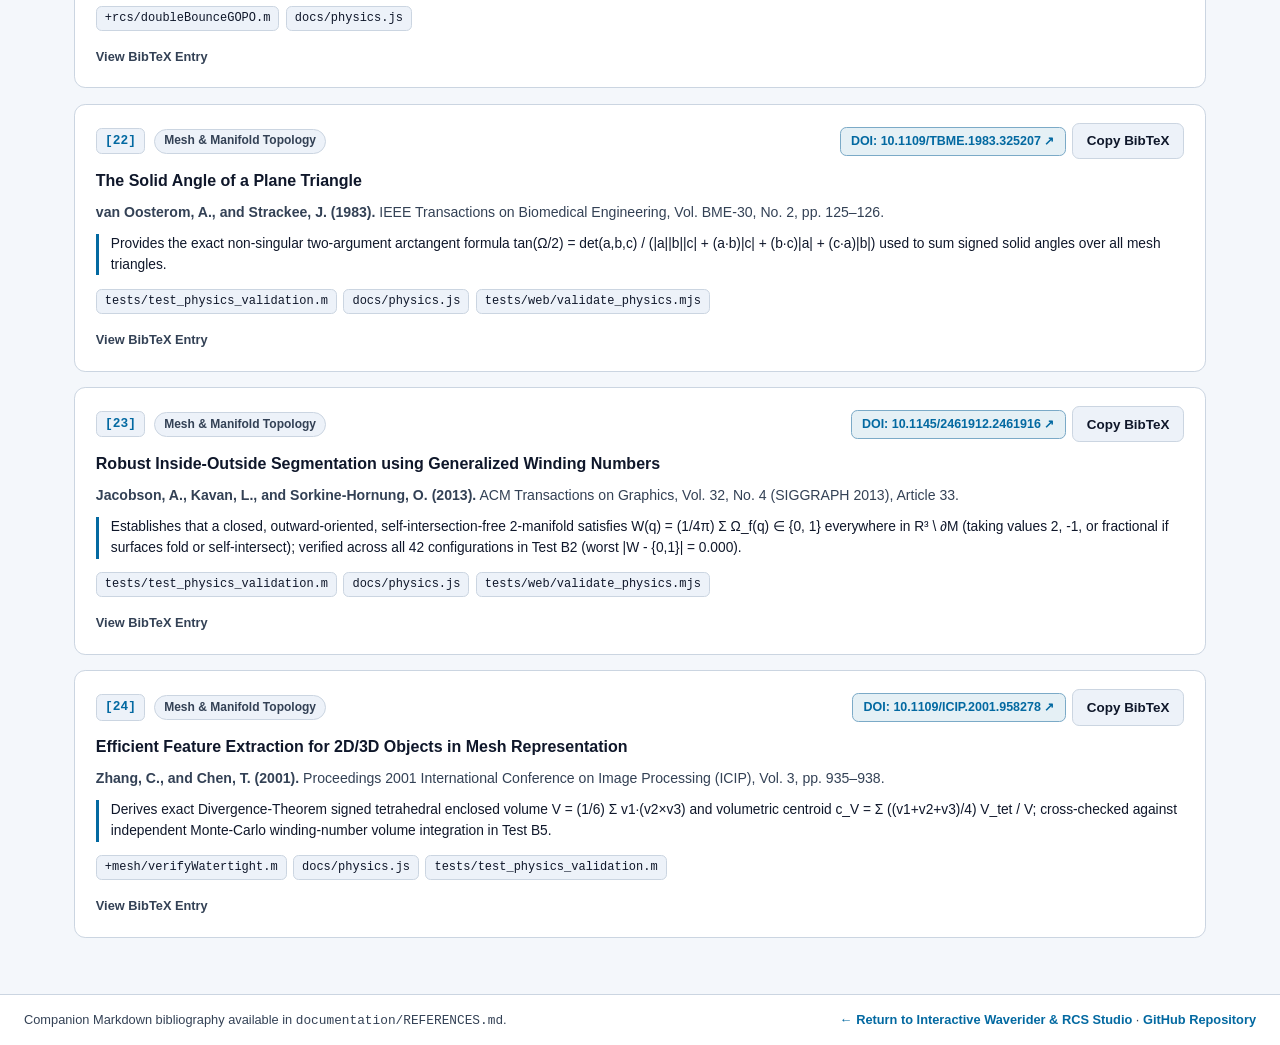
<file: docs/references.html>
<!DOCTYPE html>
<html lang="en">
<head>
  <meta charset="UTF-8" />
  <meta name="viewport" content="width=device-width, initial-scale=1.0" />
  <meta name="color-scheme" content="dark light" />
  <title>Verified Technical References — Hypersonic Waverider &amp; RCS Studio</title>
  <link rel="stylesheet" href="styles.css?v=20261113-base" />
</head>
<body>
  <header class="app-header">
    <div class="brand-title">
      <h1>Verified Technical Bibliography &amp; Equation Cross-Reference</h1>
      <span class="badge-watertight">&#10003; 24 / 24 Citations Primary-Source Verified</span>
    </div>
    <div class="header-right">
      <nav class="header-nav" aria-label="Primary">
        <a class="nav-link" href="index.html">Interactive Studio</a>
        <a class="nav-link" href="references.html" aria-current="page">Verified References (24)</a>
        <a class="nav-link" href="https://github.com/liploan/Hypersonics/tree/main/documentation" target="_blank" rel="noopener noreferrer">Documentation</a>
      </nav>
    </div>
  </header>

  <main class="ref-page-main">
    <section class="ref-hero" aria-labelledby="hero-heading">
      <h2 id="hero-heading" style="margin:0; font-size:1.08rem;">Primary Literature Supporting Gas Dynamics, Waverider Lofting, Manifold Topology &amp; UHF–X Band Radar Signatures</h2>
      <p>
        Every reference below has been individually verified against publisher records, DOI registries, NASA Technical Reports Server (NTRS), and ISBN catalogs. Each entry documents the exact MATLAB (<code>+waverider/</code>) and Web Studio (<code>docs/physics.js</code>) modules and validation benchmarks that implement or test its equations.
      </p>
    </section>

    <section class="ref-toolbar" aria-label="Search and filter bibliography">
      <div class="ref-search-row">
        <div class="ref-search-group">
          <label for="ref-search">Search by author, title, DOI, equation topic, or source file</label>
          <input
            type="search"
            id="ref-search"
            class="ref-search-input"
            placeholder="e.g. Taylor-Maccoll, Sobieczky, Gordon, Sutherland-Hodgman, Harris, winding number..."
            autocomplete="off"
          />
        </div>
        <div id="ref-count" class="ref-count-status" role="status">Showing 24 of 24 verified references</div>
      </div>

      <div class="filter-bar" role="group" aria-label="Filter references by discipline">
        <button type="button" class="filter-chip" data-filter="all" aria-pressed="true">All Disciplines (24)</button>
        <button type="button" class="filter-chip" data-filter="gas-dynamics" aria-pressed="false">Gas Dynamics &amp; ODEs (5)</button>
        <button type="button" class="filter-chip" data-filter="waverider" aria-pressed="false">Waverider &amp; Aero Design (9)</button>
        <button type="button" class="filter-chip" data-filter="rcs" aria-pressed="false">Electromagnetics &amp; RCS (4)</button>
        <button type="button" class="filter-chip" data-filter="radar-dsp" aria-pressed="false">Wideband Radar &amp; HRRP (2)</button>
        <button type="button" class="filter-chip" data-filter="topology" aria-pressed="false">Mesh &amp; Manifold Topology (4)</button>
      </div>
    </section>

    <div id="ref-list" class="ref-list"></div>
  </main>

  <footer class="app-footer">
    <span>Companion Markdown bibliography available in <code>documentation/REFERENCES.md</code>.</span>
    <span>
      <a href="index.html">&larr; Return to Interactive Waverider &amp; RCS Studio</a> &middot;
      <a href="https://github.com/liploan/Hypersonics" target="_blank" rel="noopener noreferrer">GitHub Repository</a>
    </span>
  </footer>

  <script>
    (function () {
      "use strict";

      const REFERENCES = [
        {
          id: 1,
          category: "gas-dynamics",
          categoryLabel: "Gas Dynamics & ODEs",
          authors: "Ames Research Staff",
          year: 1953,
          title: "Equations, Tables, and Charts for Compressible Flow",
          venue: "NACA Report 1135, Ames Aeronautical Laboratory, Moffett Field, CA",
          links: [
            { label: "NASA NTRS 19930091059", url: "https://ntrs.nasa.gov/citations/19930091059" }
          ],
          codeRefs: ["+flow/obliqueShock.m", "+flow/taylorMaccoll.m", "docs/physics.js", "tests/test_physics_validation.m"],
          usage: "Provides exact Rankine–Hugoniot planar oblique-shock relations (θ–β–M deflection, post-shock Mach M2, static pressure ratio p2/p1) and benchmark supersonic conical-shock chart values (e.g., M∞ = 2.0, θc = 20° -> β = 37.80°, matched to 37.796° in Test A4).",
          bibtex: `@techreport{Ames1953NACA1135,
  author      = {{Ames Research Staff}},
  title       = {Equations, Tables, and Charts for Compressible Flow},
  institution = {National Advisory Committee for Aeronautics},
  type        = {NACA Report},
  number      = {1135},
  address     = {Moffett Field, CA},
  year        = {1953},
  url         = {https://ntrs.nasa.gov/citations/19930091059}
}`
        },
        {
          id: 2,
          category: "gas-dynamics",
          categoryLabel: "Gas Dynamics & ODEs",
          authors: "Taylor, G. I., and Maccoll, J. W.",
          year: 1933,
          title: "The Air Pressure on a Cone Moving at High Speeds—I & II",
          venue: "Proceedings of the Royal Society of London. Series A, Vol. 139, No. 838, pp. 278–311",
          links: [
            { label: "DOI: 10.1098/rspa.1933.0017", url: "https://doi.org/10.1098/rspa.1933.0017" },
            { label: "DOI: 10.1098/rspa.1933.0018", url: "https://doi.org/10.1098/rspa.1933.0018" }
          ],
          codeRefs: ["+flow/taylorMaccoll.m", "+flow/traceStreamline.m", "docs/physics.js"],
          usage: "Formulates the exact axisymmetric irrotational conical-flow ordinary differential equation integrated inward from the attached conical shock (θ = β) to the zero-normal-velocity cone boundary u_θ(θc) = 0, together with streamline tracing dr/dx = u_cyl / u_x.",
          bibtex: `@article{TaylorMaccoll1933,
  author  = {Taylor, Geoffrey Ingram and Maccoll, John William},
  title   = {The Air Pressure on a Cone Moving at High Speeds.---{I}},
  journal = {Proceedings of the Royal Society of London. Series A},
  volume  = {139},
  number  = {838},
  pages   = {278--299},
  year    = {1933},
  doi     = {10.1098/rspa.1933.0017}
}`
        },
        {
          id: 3,
          category: "gas-dynamics",
          categoryLabel: "Gas Dynamics & ODEs",
          authors: "Anderson, J. D., Jr.",
          year: 2006,
          title: "Hypersonic and High-Temperature Gas Dynamics (2nd ed.)",
          venue: "AIAA Education Series, American Institute of Aeronautics and Astronautics, Reston, VA (ISBN 978-1-56347-780-5)",
          links: [
            { label: "DOI: 10.2514/4.861956", url: "https://doi.org/10.2514/4.861956" }
          ],
          codeRefs: ["WaveriderBody.m", "+flow/obliqueShock.m", "+geometry/generateCSTBody.m", "docs/physics.js"],
          usage: "Reference text for nondimensional adiabatic limit speed V_bar, hypersonic waverider inverse design principles, Rayleigh pitot stagnation pressure coefficient C_p,max, Prandtl–Meyer leeward expansion estimates, and hypersonic base-pressure correlation C_p,base = -1/(γ M∞²).",
          bibtex: `@book{Anderson2006Hypersonic,
  author    = {Anderson, John D., Jr.},
  title     = {Hypersonic and High-Temperature Gas Dynamics},
  edition   = {2nd},
  series    = {AIAA Education Series},
  publisher = {American Institute of Aeronautics and Astronautics},
  address   = {Reston, VA},
  year      = {2006},
  isbn      = {978-1-56347-780-5},
  doi       = {10.2514/4.861956}
}`
        },
        {
          id: 4,
          category: "gas-dynamics",
          categoryLabel: "Gas Dynamics & ODEs",
          authors: "Dormand, J. R., and Prince, P. J.",
          year: 1980,
          title: "A family of embedded Runge-Kutta formulae",
          venue: "Journal of Computational and Applied Mathematics, Vol. 6, No. 1, pp. 19–26",
          links: [
            { label: "DOI: 10.1016/0771-050X(80)90013-3", url: "https://doi.org/10.1016/0771-050X(80)90013-3" }
          ],
          codeRefs: ["+flow/taylorMaccoll.m"],
          usage: "Defines the RK5(4)7M embedded Runge–Kutta pair underlying MATLAB's ode45 solver, integrated in +flow/taylorMaccoll.m with RelTol = 1e-10 and AbsTol = 1e-12 to achieve < 1e-7 deg cone-angle precision.",
          bibtex: `@article{DormandPrince1980,
  author  = {Dormand, J. R. and Prince, P. J.},
  title   = {A family of embedded {Runge-Kutta} formulae},
  journal = {Journal of Computational and Applied Mathematics},
  volume  = {6},
  number  = {1},
  pages   = {19--26},
  year    = {1980},
  doi     = {10.1016/0771-050X(80)90013-3}
}`
        },
        {
          id: 5,
          category: "gas-dynamics",
          categoryLabel: "Gas Dynamics & ODEs",
          authors: "Shampine, L. F., and Reichelt, M. W.",
          year: 1997,
          title: "The MATLAB ODE Suite",
          venue: "SIAM Journal on Scientific Computing, Vol. 18, No. 1, pp. 1–22",
          links: [
            { label: "DOI: 10.1137/S1064827594276424", url: "https://doi.org/10.1137/S1064827594276424" }
          ],
          codeRefs: ["+flow/taylorMaccoll.m", "docs/physics.js"],
          usage: "Documents continuous extension and zero-crossing event location in MATLAB ode45 (Events = @coneSurfaceEvent) for locating u_θ(θc) = 0; mirrored in docs/physics.js via RK4 + 4-iteration cubic Hermite Newton root refinement.",
          bibtex: `@article{ShampineReichelt1997,
  author  = {Shampine, Lawrence F. and Reichelt, Mark W.},
  title   = {The {MATLAB ODE} Suite},
  journal = {SIAM Journal on Scientific Computing},
  volume  = {18},
  number  = {1},
  pages   = {1--22},
  year    = {1997},
  doi     = {10.1137/S1064827594276424}
}`
        },
        {
          id: 6,
          category: "waverider",
          categoryLabel: "Waverider & Aero Design",
          authors: "Nonweiler, T. R. F.",
          year: 1959,
          title: "Aerodynamic Problems of Manned Space Vehicles (1959) & Delta Wings of Shapes Amenable to Exact Shock-Wave Theory (1963)",
          venue: "Journal of the Royal Aeronautical Society, Vol. 63, No. 585, Sept. 1959, pp. 521–528; and Vol. 67, No. 625, Jan. 1963, pp. 39–40",
          links: [
            { label: "DOI (1963): 10.1017/S0368393100090027", url: "https://doi.org/10.1017/S0368393100090027" }
          ],
          codeRefs: ["+geometry/generateCaretWedge.m", "docs/physics.js", "tests/test_physics_validation.m"],
          usage: "Introduces the planar-shock 'caret' (inverted-V) waverider whose lower compression panels sustain uniform 2D oblique-shock pressure Cp2, yielding exact inviscid C_L = Cp2, C_D,w = Cp2 tan(δ), and L/D = cot(δ) (verified to < 1e-13 relative error in Test E1).",
          bibtex: `@article{Nonweiler1959,
  author  = {Nonweiler, Terence R. F.},
  title   = {Aerodynamic Problems of Manned Space Vehicles},
  journal = {Journal of the Royal Aeronautical Society},
  volume  = {63},
  number  = {585},
  pages   = {521--528},
  year    = {1959}
}

@article{Nonweiler1963Caret,
  author  = {Nonweiler, Terence},
  title   = {Delta Wings of Shapes Amenable to Exact Shock-Wave Theory},
  journal = {Journal of the Royal Aeronautical Society},
  volume  = {67},
  number  = {625},
  pages   = {39--40},
  year    = {1963},
  doi     = {10.1017/S0368393100090027}
}`
        },
        {
          id: 7,
          category: "waverider",
          categoryLabel: "Waverider & Aero Design",
          authors: "Jones, J. G., Moore, K. C., Pike, J., and Roe, P. L.",
          year: 1968,
          title: "A method for designing lifting configurations for high supersonic speeds, using axisymmetric flow fields",
          venue: "Ingenieur-Archiv (Archive of Applied Mechanics), Vol. 37, No. 1, pp. 56–72",
          links: [
            { label: "DOI: 10.1007/BF00532683", url: "https://doi.org/10.1007/BF00532683" }
          ],
          codeRefs: ["+geometry/generateOsculatingCone.m", "+flow/traceStreamline.m", "docs/physics.js"],
          usage: "Establishes inverse streamline carving from a single axisymmetric conical shock sheet: each leading-edge point (X_LE, Y_LE, Z_LE) lies strictly on the generating shock cone R_s(X) = (X + x0) tan(β) and is integrated aft in its meridian plane.",
          bibtex: `@article{JonesMoorePikeRoe1968,
  author  = {Jones, J. G. and Moore, K. C. and Pike, J. and Roe, P. L.},
  title   = {A method for designing lifting configurations for high supersonic speeds, using axisymmetric flow fields},
  journal = {Ingenieur-Archiv},
  volume  = {37},
  number  = {1},
  pages   = {56--72},
  year    = {1968},
  doi     = {10.1007/BF00532683}
}`
        },
        {
          id: 8,
          category: "waverider",
          categoryLabel: "Waverider & Aero Design",
          authors: "Rasmussen, M. L.",
          year: 1980,
          title: "Waverider Configurations Derived from Inclined Circular and Elliptic Cones",
          venue: "Journal of Spacecraft and Rockets, Vol. 17, No. 6, pp. 537–545",
          links: [
            { label: "DOI: 10.2514/3.57771", url: "https://doi.org/10.2514/3.57771" }
          ],
          codeRefs: ["+geometry/generateOsculatingCone.m", "docs/physics.js"],
          usage: "Extends conical flowfield waverider generation and geometric volume-efficiency scaling for cone-derived lifting bodies; implemented in the 'conical' family with apex offset selection that guarantees real shock-cone intersection across the entire span.",
          bibtex: `@article{Rasmussen1980,
  author  = {Rasmussen, Maurice L.},
  title   = {Waverider Configurations Derived from Inclined Circular and Elliptic Cones},
  journal = {Journal of Spacecraft and Rockets},
  volume  = {17},
  number  = {6},
  pages   = {537--545},
  year    = {1980},
  doi     = {10.2514/3.57771}
}`
        },
        {
          id: 9,
          category: "waverider",
          categoryLabel: "Waverider & Aero Design",
          authors: "Bowcutt, K. G., Anderson, J. D., Jr., and Capriotti, D. P.",
          year: 1987,
          title: "Viscous Optimized Hypersonic Waveriders",
          venue: "AIAA Paper 87-0272, 25th AIAA Aerospace Sciences Meeting, Reno, NV",
          links: [
            { label: "DOI: 10.2514/6.1987-272", url: "https://doi.org/10.2514/6.1987-272" }
          ],
          codeRefs: ["WaveriderConfig.m", "WaveriderBody.m", "+viz/plotTradeSpace.m", "examples/demo_parametric_sweep.m"],
          usage: "Demonstrates that inviscid L/D diverges for ultra-slender waveriders while skin friction penalizes excessive wetted area, motivating power-law planform leading edges Y_LE = (b/2)(X/L)^P and viscous L/D trade-space optimization via Eckert's reference temperature.",
          bibtex: `@inproceedings{BowcuttAndersonCapriotti1987,
  author    = {Bowcutt, Kevin G. and Anderson, John D., Jr. and Capriotti, Diego P.},
  title     = {Viscous Optimized Hypersonic Waveriders},
  booktitle = {25th AIAA Aerospace Sciences Meeting},
  series    = {AIAA Paper},
  number    = {87-0272},
  address   = {Reno, NV},
  year      = {1987},
  doi       = {10.2514/6.1987-272}
}`
        },
        {
          id: 10,
          category: "waverider",
          categoryLabel: "Waverider & Aero Design",
          authors: "Sobieczky, H., Dougherty, F. C., and Jones, K. D.",
          year: 1990,
          title: "Hypersonic Waverider Design from Given Shock Waves",
          venue: "Proceedings of the First International Hypersonic Waverider Symposium, University of Maryland, College Park, MD, Oct. 17–19, 1990",
          links: [],
          codeRefs: ["+geometry/generateOsculatingCone.m", "docs/physics.js"],
          usage: "Pioneers the inverse osculating-cones method: a prescribed aft Inlet Capture Curve (ICC) shock trace Z_s(Y) at X = L defines local curvature κ(Y), center of curvature C(Y) = r_s + R_c n_s, and local Taylor–Maccoll streamline tracing in each osculating plane, guarded against evolute caustic crossing via d_LE <= 0.82 R_c.",
          bibtex: `@inproceedings{Sobieczky1990Osculating,
  author    = {Sobieczky, Helmut and Dougherty, F. Carroll and Jones, Kevin D.},
  title     = {Hypersonic Waverider Design from Given Shock Waves},
  booktitle = {Proceedings of the First International Hypersonic Waverider Symposium},
  address   = {University of Maryland, College Park, MD},
  month     = oct,
  year      = {1990}
}`
        },
        {
          id: 11,
          category: "waverider",
          categoryLabel: "Waverider & Aero Design",
          authors: "Kulfan, B. M.",
          year: 2008,
          title: "Universal Parametric Geometry Representation Method",
          venue: "Journal of Aircraft, Vol. 45, No. 1, pp. 142–158",
          links: [
            { label: "DOI: 10.2514/1.29958", url: "https://doi.org/10.2514/1.29958" }
          ],
          codeRefs: ["+geometry/generateCSTBody.m", "docs/physics.js"],
          usage: "Defines the Class-Function / Shape-Function Transformation (CST) method using Bernstein polynomial basis weights and class exponents (N1, N2) to loft smooth boost-glide dorsal canopies and ventral compression arches in the 'cst' waverider family.",
          bibtex: `@article{Kulfan2008CST,
  author  = {Kulfan, Brenda M.},
  title   = {Universal Parametric Geometry Representation Method},
  journal = {Journal of Aircraft},
  volume  = {45},
  number  = {1},
  pages   = {142--158},
  year    = {2008},
  doi     = {10.2514/1.29958}
}`
        },
        {
          id: 12,
          category: "waverider",
          categoryLabel: "Waverider & Aero Design",
          authors: "Ding, F., Liu, J., Shen, C.-b., Liu, Z., Chen, S., and Huang, W.",
          year: 2018,
          title: "An overview of waverider design concept in airframe/inlet integration methodology for air-breathing hypersonic vehicles",
          venue: "Acta Astronautica, Vol. 152, pp. 639–656",
          links: [
            { label: "DOI: 10.1016/j.actaastro.2018.09.002", url: "https://doi.org/10.1016/j.actaastro.2018.09.002" }
          ],
          codeRefs: ["+geometry/generateOsculatingCone.m", "+geometry/appendConformalFrustum.m"],
          usage: "Synthesizes modern osculating-cone ICC flat-centerbody + curved-outer-wing shock parameterizations (with C² curvature transition regularization) and airframe-to-propulsion/booster aft cross-sectional transition integration.",
          bibtex: `@article{Ding2018WaveriderReview,
  author  = {Ding, Feng and Liu, Jun and Shen, Chi-bing and Liu, Zhen and Chen, Shaohua and Huang, Wei},
  title   = {An overview of waverider design concept in airframe/inlet integration methodology for air-breathing hypersonic vehicles},
  journal = {Acta Astronautica},
  volume  = {152},
  pages   = {639--656},
  year    = {2018},
  doi     = {10.1016/j.actaastro.2018.09.002}
}`
        },
        {
          id: 13,
          category: "waverider",
          categoryLabel: "Waverider & Aero Design",
          authors: "Lees, L.",
          year: 1956,
          title: "Laminar Heat Transfer Over Blunt-Nosed Bodies at Hypersonic Flight Speeds",
          venue: "Jet Propulsion, Vol. 26, No. 4, pp. 259–269",
          links: [
            { label: "DOI: 10.2514/8.6977", url: "https://doi.org/10.2514/8.6977" }
          ],
          codeRefs: ["WaveriderBody.m", "+geometry/generateCSTBody.m", "docs/physics.js"],
          usage: "Introduces modified Newtonian impact theory C_p = C_p,max sin²(θ_impact) using exact normal-shock Rayleigh pitot stagnation pressure C_p,max; used directly on CST/frustum windward facets and calibrated per facet (k_f = C_p,design / (C_p,max sin²θ_0)) for off-design angle-of-attack polars.",
          bibtex: `@article{Lees1956ModifiedNewtonian,
  author  = {Lees, Lester},
  title   = {Laminar Heat Transfer Over Blunt-Nosed Bodies at Hypersonic Flight Speeds},
  journal = {Jet Propulsion},
  volume  = {26},
  number  = {4},
  pages   = {259--269},
  year    = {1956},
  doi     = {10.2514/8.6977}
}`
        },
        {
          id: 14,
          category: "waverider",
          categoryLabel: "Waverider & Aero Design",
          authors: "Eckert, E. R. G.",
          year: 1955,
          title: "Engineering Relations for Friction and Heat Transfer to Surfaces in High Velocity Flow",
          venue: "Journal of the Aeronautical Sciences, Vol. 22, No. 8, pp. 585–587",
          links: [],
          codeRefs: ["WaveriderBody.m", "docs/physics.js"],
          usage: "Establishes the compressible reference-temperature relation T*/T∞ = 0.5(1 + T_w/T∞) + 0.22 r ((γ-1)/2) M∞² used with Sutherland viscosity at 30 km standard atmosphere and turbulent Prandtl–Schlichting skin friction to compute C_D,friction and viscous (L/D)_visc.",
          bibtex: `@article{Eckert1955ReferenceTemp,
  author  = {Eckert, Ernst R. G.},
  title   = {Engineering Relations for Friction and Heat Transfer to Surfaces in High Velocity Flow},
  journal = {Journal of the Aeronautical Sciences},
  volume  = {22},
  number  = {8},
  pages   = {585--587},
  year    = {1955}
}`
        },
        {
          id: 15,
          category: "rcs",
          categoryLabel: "Electromagnetics & RCS",
          authors: "Gordon, W. B.",
          year: 1975,
          title: "Far-Field Approximations to the Kirchhoff-Helmholtz Representations of Scattered Fields",
          venue: "IEEE Transactions on Antennas and Propagation, Vol. 23, No. 4, pp. 590–592",
          links: [
            { label: "DOI: 10.1109/TAP.1975.1141105", url: "https://doi.org/10.1109/TAP.1975.1141105" }
          ],
          codeRefs: ["+rcs/facetPhaseIntegral.m", "+rcs/doubleBounceGOPO.m", "+rcs/computeRCS.m", "docs/physics.js"],
          usage: "Reduces the 2D surface phase integral ∬_P exp(i w·r) dA over an arbitrary planar polygon P to an exact closed-form contour sum over its edges with zero mesh-density-dependent damping factors, reproducing exact sinc² sidelobes on electrically large facets (33λ plate error 0.00 dB in Test C2).",
          bibtex: `@article{Gordon1975PO,
  author  = {Gordon, William B.},
  title   = {Far-Field Approximations to the {Kirchhoff-Helmholtz} Representations of Scattered Fields},
  journal = {IEEE Transactions on Antennas and Propagation},
  volume  = {23},
  number  = {4},
  pages   = {590--592},
  year    = {1975},
  doi     = {10.1109/TAP.1975.1141105}
}`
        },
        {
          id: 16,
          category: "rcs",
          categoryLabel: "Electromagnetics & RCS",
          authors: "Ling, H., Chou, R.-C., and Lee, S.-W.",
          year: 1989,
          title: "Shooting and Bouncing Rays: Calculating the RCS of an Arbitrarily Shaped Cavity",
          venue: "IEEE Transactions on Antennas and Propagation, Vol. 37, No. 2, pp. 194–205",
          links: [
            { label: "DOI: 10.1109/8.18706", url: "https://doi.org/10.1109/8.18706" }
          ],
          codeRefs: ["+rcs/doubleBounceGOPO.m", "+rcs/buildConcavePairList.m", "docs/physics.js"],
          usage: "Provides the Geometric-Optics / Physical-Optics (GO-PO / SBR) exit-aperture formulation for cavity multi-bounce scattering: ray tubes reflected from primary panel P along k_r = k_i - 2(n_P·k_i)n_P illuminate secondary panel Q and are integrated coherently with exact unfolded two-way path phase.",
          bibtex: `@article{LingChouLee1989SBR,
  author  = {Ling, Hao and Chou, Ri-Chee and Lee, Shung-Wu},
  title   = {Shooting and Bouncing Rays: Calculating the {RCS} of an Arbitrarily Shaped Cavity},
  journal = {IEEE Transactions on Antennas and Propagation},
  volume  = {37},
  number  = {2},
  pages   = {194--205},
  year    = {1989},
  doi     = {10.1109/8.18706}
}`
        },
        {
          id: 17,
          category: "rcs",
          categoryLabel: "Electromagnetics & RCS",
          authors: "Knott, E. F., Shaeffer, J. F., and Tuley, M. T.",
          year: 2004,
          title: "Radar Cross Section (2nd ed.)",
          venue: "SciTech Publishing, Raleigh, NC (ISBN 978-1-891121-25-8)",
          links: [],
          codeRefs: ["+rcs/computeRCS.m", "+rcs/doubleBounceGOPO.m", "tests/test_physics_validation.m", "tests/web/validate_physics.mjs"],
          usage: "Supplies the canonical closed-form RCS benchmarks enforced in Tests C1–C5: flat rectangular PEC plate σ = (4πA²/λ²)cos²θ sinc²(ka sinθ), high-frequency PEC sphere σ = πa², and 90° dihedral corner reflector σ = (16πa²b²/λ²)sin²(2φ) (matched within 0.03–0.08 dB).",
          bibtex: `@book{Knott2004RCS,
  author    = {Knott, Eugene F. and Shaeffer, John F. and Tuley, Michael T.},
  title     = {Radar Cross Section},
  edition   = {2nd},
  publisher = {SciTech Publishing},
  address   = {Raleigh, NC},
  year      = {2004},
  isbn      = {978-1-891121-25-8}
}`
        },
        {
          id: 18,
          category: "rcs",
          categoryLabel: "Electromagnetics & RCS",
          authors: "Ufimtsev, P. Ya.",
          year: 2014,
          title: "Fundamentals of the Physical Theory of Diffraction (2nd ed.)",
          venue: "Wiley-IEEE Press, Hoboken, NJ (ISBN 978-1-118-75366-8)",
          links: [
            { label: "DOI: 10.1002/9781118753767", url: "https://doi.org/10.1002/9781118753767" }
          ],
          codeRefs: ["+rcs/computeRCS.m"],
          usage: "Theoretical basis for fringe-current wedge diffraction along sharp leading-edge and trailing-edge discontinuities; informs the stationary-phase edge-diffraction estimate in +rcs/computeRCS.m (IncludeEdgeDiffraction).",
          bibtex: `@book{Ufimtsev2014PTD,
  author    = {Ufimtsev, Pyotr Ya.},
  title     = {Fundamentals of the Physical Theory of Diffraction},
  edition   = {2nd},
  publisher = {Wiley-IEEE Press},
  address   = {Hoboken, NJ},
  year      = {2014},
  isbn      = {978-1-118-75366-8},
  doi       = {10.1002/9781118753767}
}`
        },
        {
          id: 19,
          category: "radar-dsp",
          categoryLabel: "Wideband Radar & HRRP",
          authors: "Harris, F. J.",
          year: 1978,
          title: "On the Use of Windows for Harmonic Analysis with the Discrete Fourier Transform",
          venue: "Proceedings of the IEEE, Vol. 66, No. 1, pp. 51–83",
          links: [
            { label: "DOI: 10.1109/PROC.1978.10837", url: "https://doi.org/10.1109/PROC.1978.10837" }
          ],
          codeRefs: ["+rcs/computeRangeProfile.m", "docs/physics.js", "tests/test_physics_validation.m"],
          usage: "Gives exact analytical point-spread functions W(R) = [a0 sinc(x) + a1(sinc(x-1) + sinc(x+1))]/a0 (x = R/ΔR), -3 dB mainlobe broadening factors (0.886 rect, 1.44 Hann, 1.30 Hamming), and peak sidelobe levels (-13.26 dB rect, -31.5 dB Hann, -42.7 dB Hamming) verified in Tests D1–D3.",
          bibtex: `@article{Harris1978Windows,
  author  = {Harris, Fredric J.},
  title   = {On the Use of Windows for Harmonic Analysis with the Discrete {Fourier} Transform},
  journal = {Proceedings of the IEEE},
  volume  = {66},
  number  = {1},
  pages   = {51--83},
  year    = {1978},
  doi     = {10.1109/PROC.1978.10837}
}`
        },
        {
          id: 20,
          category: "radar-dsp",
          categoryLabel: "Wideband Radar & HRRP",
          authors: "Wehner, D. R.",
          year: 1995,
          title: "High-Resolution Radar (2nd ed.)",
          venue: "Artech House, Norwood, MA (ISBN 978-0-89006-727-7)",
          links: [],
          codeRefs: ["+rcs/computeRangeProfile.m", "+viz/plotRangeAngleIntensity.m", "docs/physics.js"],
          usage: "Derives stepped-frequency / matched-filter LFM down-range resolution ΔR = c / (2B), Range–Angle–Intensity (RTI) sinogram trajectories of point/edge scatterers, and delayed cavity multi-bounce range migration (+0.5 d_PQ).",
          bibtex: `@book{Wehner1995HRR,
  author    = {Wehner, Donald R.},
  title     = {High-Resolution Radar},
  edition   = {2nd},
  publisher = {Artech House},
  address   = {Norwood, MA},
  year      = {1995},
  isbn      = {978-0-89006-727-7}
}`
        },
        {
          id: 21,
          category: "topology",
          categoryLabel: "Mesh & Manifold Topology",
          authors: "Sutherland, I. E., and Hodgman, G. W.",
          year: 1974,
          title: "Reentrant Polygon Clipping",
          venue: "Communications of the ACM, Vol. 17, No. 1, pp. 32–42",
          links: [
            { label: "DOI: 10.1145/360767.360802", url: "https://doi.org/10.1145/360767.360802" }
          ],
          codeRefs: ["+rcs/doubleBounceGOPO.m", "docs/physics.js"],
          usage: "Clips each reflected quad beam footprint from primary facet P against the four inward half-planes of secondary facet Q on the concave underside to obtain the exact convex illuminated polygon Ω_PQ before Gordon contour integration.",
          bibtex: `@article{SutherlandHodgman1974,
  author  = {Sutherland, Ivan E. and Hodgman, Gary W.},
  title   = {Reentrant Polygon Clipping},
  journal = {Communications of the ACM},
  volume  = {17},
  number  = {1},
  pages   = {32--42},
  year    = {1974},
  doi     = {10.1145/360767.360802}
}`
        },
        {
          id: 22,
          category: "topology",
          categoryLabel: "Mesh & Manifold Topology",
          authors: "van Oosterom, A., and Strackee, J.",
          year: 1983,
          title: "The Solid Angle of a Plane Triangle",
          venue: "IEEE Transactions on Biomedical Engineering, Vol. BME-30, No. 2, pp. 125–126",
          links: [
            { label: "DOI: 10.1109/TBME.1983.325207", url: "https://doi.org/10.1109/TBME.1983.325207" }
          ],
          codeRefs: ["tests/test_physics_validation.m", "docs/physics.js", "tests/web/validate_physics.mjs"],
          usage: "Provides the exact non-singular two-argument arctangent formula tan(Ω/2) = det(a,b,c) / (|a||b||c| + (a·b)|c| + (b·c)|a| + (c·a)|b|) used to sum signed solid angles over all mesh triangles.",
          bibtex: `@article{vanOosteromStrackee1983,
  author  = {van Oosterom, Adriaan and Strackee, J.},
  title   = {The Solid Angle of a Plane Triangle},
  journal = {IEEE Transactions on Biomedical Engineering},
  volume  = {BME-30},
  number  = {2},
  pages   = {125--126},
  year    = {1983},
  doi     = {10.1109/TBME.1983.325207}
}`
        },
        {
          id: 23,
          category: "topology",
          categoryLabel: "Mesh & Manifold Topology",
          authors: "Jacobson, A., Kavan, L., and Sorkine-Hornung, O.",
          year: 2013,
          title: "Robust Inside-Outside Segmentation using Generalized Winding Numbers",
          venue: "ACM Transactions on Graphics, Vol. 32, No. 4 (SIGGRAPH 2013), Article 33",
          links: [
            { label: "DOI: 10.1145/2461912.2461916", url: "https://doi.org/10.1145/2461912.2461916" }
          ],
          codeRefs: ["tests/test_physics_validation.m", "docs/physics.js", "tests/web/validate_physics.mjs"],
          usage: "Establishes that a closed, outward-oriented, self-intersection-free 2-manifold satisfies W(q) = (1/4π) Σ Ω_f(q) ∈ {0, 1} everywhere in R³ \\ ∂M (taking values 2, -1, or fractional if surfaces fold or self-intersect); verified across all 42 configurations in Test B2 (worst |W - {0,1}| = 0.000).",
          bibtex: `@article{Jacobson2013Winding,
  author  = {Jacobson, Alec and Kavan, Ladislav and Sorkine-Hornung, Olga},
  title   = {Robust Inside-Outside Segmentation using Generalized Winding Numbers},
  journal = {ACM Transactions on Graphics},
  volume  = {32},
  number  = {4},
  articleno = {33},
  pages   = {33:1--33:12},
  year    = {2013},
  doi     = {10.1145/2461912.2461916}
}`
        },
        {
          id: 24,
          category: "topology",
          categoryLabel: "Mesh & Manifold Topology",
          authors: "Zhang, C., and Chen, T.",
          year: 2001,
          title: "Efficient Feature Extraction for 2D/3D Objects in Mesh Representation",
          venue: "Proceedings 2001 International Conference on Image Processing (ICIP), Vol. 3, pp. 935–938",
          links: [
            { label: "DOI: 10.1109/ICIP.2001.958278", url: "https://doi.org/10.1109/ICIP.2001.958278" }
          ],
          codeRefs: ["+mesh/verifyWatertight.m", "docs/physics.js", "tests/test_physics_validation.m"],
          usage: "Derives exact Divergence-Theorem signed tetrahedral enclosed volume V = (1/6) Σ v1·(v2×v3) and volumetric centroid c_V = Σ ((v1+v2+v3)/4) V_tet / V; cross-checked against independent Monte-Carlo winding-number volume integration in Test B5.",
          bibtex: `@inproceedings{ZhangChen2001MeshMoments,
  author    = {Zhang, Cha and Chen, Tsuhan},
  title     = {Efficient Feature Extraction for {2D/3D} Objects in Mesh Representation},
  booktitle = {Proceedings 2001 International Conference on Image Processing (ICIP)},
  volume    = {3},
  pages     = {935--938},
  year      = {2001},
  doi       = {10.1109/ICIP.2001.958278}
}`
        }
      ];

      function escapeHtml(str) {
        return String(str)
          .replace(/&/g, "&amp;")
          .replace(/</g, "&lt;")
          .replace(/>/g, "&gt;")
          .replace(/"/g, "&quot;");
      }

      const listEl = document.getElementById("ref-list");
      listEl.innerHTML = REFERENCES.map((ref) => {
        const bibId = `bib-entry-${ref.id}`;
        const linksHtml = ref.links
          .map(
            (lnk) =>
              `<a class="ref-ext-link" href="${escapeHtml(lnk.url)}" target="_blank" rel="noopener noreferrer">${escapeHtml(lnk.label)} &nearr;</a>`
          )
          .join("");
        const chipsHtml = ref.codeRefs
          .map((c) => `<span class="ref-code-chip">${escapeHtml(c)}</span>`)
          .join("");

        return `
          <article class="ref-card" data-category="${escapeHtml(ref.category)}" data-search="${escapeHtml(
            [ref.authors, ref.year, ref.title, ref.venue, ref.usage, ref.codeRefs.join(" "), ref.links.map((l) => l.label).join(" ")].join(" ").toLowerCase()
          )}">
            <div class="ref-card-header">
              <div class="ref-header-left">
                <span class="ref-num">[${ref.id}]</span>
                <span class="ref-category-tag">${escapeHtml(ref.categoryLabel)}</span>
              </div>
              <div class="ref-links">
                ${linksHtml}
                <span class="copy">
                  <button type="button" class="copy-button" command="--copy" commandfor="${bibId}">Copy BibTeX</button>
                  <span class="tip" role="status"></span>
                </span>
              </div>
            </div>
            <h3 class="ref-title">${escapeHtml(ref.title)}</h3>
            <p class="ref-citation"><strong>${escapeHtml(ref.authors)} (${ref.year}).</strong> ${escapeHtml(ref.venue)}.</p>
            <p class="ref-usage-note">${escapeHtml(ref.usage)}</p>
            <div class="ref-meta-row">
              <div class="ref-code-chips" aria-label="Source code cross-references">${chipsHtml}</div>
            </div>
            <details class="ref-bibtex">
              <summary>View BibTeX Entry</summary>
              <pre class="code-block" id="${bibId}">${escapeHtml(ref.bibtex)}</pre>
            </details>
          </article>
        `;
      }).join("");

      // Filter & Search Logic
      let activeCategory = "all";
      const searchInput = document.getElementById("ref-search");
      const countEl = document.getElementById("ref-count");
      const cards = Array.from(listEl.querySelectorAll(".ref-card"));
      const filterBtns = Array.from(document.querySelectorAll(".filter-chip"));

      function applyFilters() {
        const q = searchInput.value.trim().toLowerCase();
        let shown = 0;
        for (const card of cards) {
          const catOk = activeCategory === "all" || card.dataset.category === activeCategory;
          const qOk = !q || card.dataset.search.includes(q);
          const match = catOk && qOk;
          card.hidden = !match;
          if (match) shown++;
        }
        countEl.textContent = `Showing ${shown} of ${cards.length} verified references`;
      }

      searchInput.addEventListener("input", applyFilters);
      for (const btn of filterBtns) {
        btn.addEventListener("click", () => {
          activeCategory = btn.dataset.filter;
          for (const b of filterBtns) {
            b.setAttribute("aria-pressed", String(b === btn));
          }
          applyFilters();
        });
      }

      // Accessible Copy Button Handler (modern-web-guidance 'copy-button')
      const copyTimers = new WeakMap();
      let lastMsg = "";

      async function performCopy(btn, targetEl) {
        if (!btn || !targetEl) return;
        const tip = btn.nextElementSibling;
        const text = "value" in targetEl ? targetEl.value : targetEl.textContent;
        let ok = false;
        try {
          await navigator.clipboard.writeText(text);
          ok = true;
        } catch {
          ok = false;
        }

        clearTimeout(copyTimers.get(btn));
        delete btn.dataset.copied;
        delete btn.dataset.failed;
        btn.dataset[ok ? "copied" : "failed"] = "";

        if (tip) {
          let msg = ok ? "Copied BibTeX!" : "Copy failed";
          if (msg === lastMsg) msg += "\u00A0";
          lastMsg = msg;
          tip.textContent = msg;
        }

        copyTimers.set(
          btn,
          setTimeout(() => {
            delete btn.dataset.copied;
            delete btn.dataset.failed;
            if (tip) tip.textContent = "";
          }, 2000)
        );
      }

      if ("CommandEvent" in window) {
        document.addEventListener(
          "command",
          (e) => {
            if (e.command === "--copy") {
              performCopy(e.source, e.target);
            }
          },
          true
        );
      } else {
        document.addEventListener("click", (e) => {
          const btn = e.target.closest('button[command="--copy"]');
          if (!btn) return;
          const id = btn.getAttribute("commandfor");
          const targetEl = id ? document.getElementById(id) : null;
          performCopy(btn, targetEl);
        });
      }
    })();
  </script>
</body>
</html>
</file>
<file: docs/styles.css>
:root {
  color-scheme: dark light;
  scrollbar-width: thin;
  scrollbar-color: var(--brand-color) var(--bg-panel);
  --bg-primary: #0b101b;
  --bg-panel: #131b2e;
  --bg-card: #19233c;
  --bg-input: #0e1525;
  --border-subtle: #283655;
  --text-primary: #f0f4fc;
  --text-secondary: #a8b8d8;
  --brand-color: #38bdf8;
  --btn-primary-text: #06101e;
  --accent-orange: #fb923c;
  --accent-green: #4ade80;
  --accent-purple: #c084fc;
  --danger-color: #f87171;
  --code-text: #4ade80;
}

@media (prefers-color-scheme: light) {
  :root {
    --bg-primary: #f4f7fb;
    --bg-panel: #ffffff;
    --bg-card: #edf2f9;
    --bg-input: #e2e8f0;
    --border-subtle: #cbd5e1;
    --text-primary: #0f172a;
    --text-secondary: #334155;
    --brand-color: #0369a1;
    --btn-primary-text: #ffffff;
    --accent-orange: #c2410c;
    --accent-green: #15803d;
    --accent-purple: #6b21a8;
    --danger-color: #b91c1c;
    --code-text: #166534;
  }
}

*, *::before, *::after {
  box-sizing: border-box;
}

body {
  margin: 0;
  font-family: -apple-system, BlinkMacSystemFont, "Segoe UI", Roboto, Oxygen, Ubuntu, sans-serif;
  background-color: var(--bg-primary);
  color: var(--text-primary);
  accent-color: var(--brand-color);
  scrollbar-width: thin;
  scrollbar-color: var(--brand-color) var(--bg-panel);
  line-height: 1.45;
}

::selection {
  background-color: var(--brand-color);
  color: var(--btn-primary-text);
}

/* Header Bar & Primary Navigation */
.app-header {
  display: flex;
  flex-wrap: wrap;
  align-items: center;
  justify-content: space-between;
  gap: 0.85rem 1.25rem;
  padding: 0.85rem 1.5rem;
  background-color: var(--bg-panel);
  border-bottom: 1px solid var(--border-subtle);
}

.brand-title {
  display: flex;
  flex-wrap: wrap;
  align-items: center;
  gap: 0.75rem;
}

.brand-title h1 {
  margin: 0;
  font-size: 1.18rem;
  font-weight: 700;
  letter-spacing: -0.01em;
}

.badge-watertight {
  display: inline-flex;
  align-items: center;
  gap: 0.35rem;
  padding: 0.25rem 0.68rem;
  border-radius: 999px;
  font-size: 0.78rem;
  font-weight: 600;
  background-color: color-mix(in srgb, var(--accent-green) 14%, transparent);
  color: var(--accent-green);
  border: 1px solid var(--accent-green);
}

.badge-watertight.is-fail {
  background-color: color-mix(in srgb, var(--danger-color) 14%, transparent);
  color: var(--danger-color);
  border: 1.5px dashed var(--danger-color);
}

.header-right {
  display: flex;
  flex-wrap: wrap;
  align-items: center;
  gap: 0.65rem 1rem;
}

.header-nav {
  display: flex;
  flex-wrap: wrap;
  align-items: center;
  gap: 0.45rem;
}

.nav-link {
  display: inline-flex;
  align-items: center;
  gap: 0.35rem;
  min-inline-size: 24px;
  min-block-size: 24px;
  padding: 0.44rem 0.78rem;
  border-radius: 0.45rem;
  font-size: 0.84rem;
  font-weight: 600;
  text-decoration: none;
  color: var(--text-primary);
  background-color: transparent;
  border: 1px solid var(--border-subtle);
  transition: background-color 0.15s ease, border-color 0.15s ease;
}

.nav-link:hover {
  border-color: var(--brand-color);
  background-color: color-mix(in srgb, var(--brand-color) 12%, transparent);
}

.nav-link[aria-current="page"] {
  border-color: var(--brand-color);
  background-color: color-mix(in srgb, var(--brand-color) 16%, transparent);
  color: var(--brand-color);
}

.header-actions {
  display: flex;
  flex-wrap: wrap;
  gap: 0.5rem;
}

button {
  font: inherit;
  font-size: 0.84rem;
  font-weight: 600;
  min-inline-size: 24px;
  min-block-size: 24px;
  padding: 0.46rem 0.86rem;
  border-radius: 0.45rem;
  border: 1px solid var(--border-subtle);
  background-color: var(--bg-card);
  color: var(--text-primary);
  cursor: pointer;
  transition: background-color 0.15s ease, border-color 0.15s ease;
}

button:hover {
  border-color: var(--brand-color);
  background-color: color-mix(in srgb, var(--brand-color) 14%, transparent);
}

button:focus-visible,
select:focus-visible,
a:focus-visible,
input[type="search"]:focus-visible,
summary:focus-visible {
  outline: 2px solid var(--brand-color);
  outline-offset: 2px;
}

button.btn-primary {
  background-color: var(--brand-color);
  color: var(--btn-primary-text);
  border-color: var(--brand-color);
}

button.btn-primary:hover {
  background-color: var(--brand-color);
  filter: brightness(1.08);
}

/*Accessible Copy Button + Live-Region Tooltip (modern-web-guidance 'copy-button') */
.copy {
  position: relative;
  display: inline-flex;
  align-items: center;
}

.copy-button + .tip {
  position: absolute;
  inset-block-end: calc(100% + 6px);
  inset-inline-end: 0;
  padding: 0.28rem 0.62rem;
  border-radius: 0.4rem;
  background-color: var(--bg-card);
  color: var(--text-primary);
  border: 1px solid var(--brand-color);
  font-size: 0.76rem;
  font-weight: 600;
  white-space: nowrap;
  pointer-events: none;
  opacity: 0;
  box-shadow: 0 6px 18px rgba(0, 0, 0, 0.28);
  z-index: 10;
}

@media (prefers-reduced-motion: no-preference) {
  .copy-button + .tip {
    transition: opacity 0.15s ease;
  }
}

.copy-button[data-copied] + .tip,
.copy-button[data-failed] + .tip {
  opacity: 1;
}

.copy-button[data-failed] + .tip {
  border-color: var(--danger-color);
  color: var(--danger-color);
}

/* Main Dashboard Grid */
.dashboard-layout {
  display: grid;
  grid-template-columns: 350px 1fr;
  min-height: calc(100vh - 64px);
}

@media (max-width: 1080px) {
  .dashboard-layout {
    grid-template-columns: 1fr;
  }
}

/* Control Sidebar */
.sidebar-controls {
  background-color: var(--bg-panel);
  border-right: 1px solid var(--border-subtle);
  padding: 1.1rem;
  overflow-y: auto;
  scrollbar-width: thin;
  scrollbar-color: var(--brand-color) var(--bg-panel);
  display: flex;
  flex-direction: column;
  gap: 1rem;
}

/* Accessible Vehicle Architecture Tablist (modern-web-guidance 'tabs') */
.arch-tabs {
  display: grid;
  grid-template-columns: 1fr 1fr;
  border-block-end: 1px solid var(--border-subtle);
}

.arch-tabs [role="tab"] {
  position: relative;
  padding: 0.56rem 0.4rem;
  border: 0;
  border-radius: 0;
  background: transparent;
  color: var(--text-secondary);
  font-size: 0.81rem;
  font-weight: 600;
  text-align: center;
}

.arch-tabs [role="tab"]:hover {
  color: var(--text-primary);
  background-color: color-mix(in srgb, var(--brand-color) 10%, transparent);
}

.arch-tabs [role="tab"][aria-selected="true"] {
  color: var(--brand-color);
}

.arch-tabs [role="tab"][aria-selected="true"]::after {
  content: "";
  position: absolute;
  inset-inline: 0.25rem;
  inset-block-end: -1px;
  border-block-end: 2.5px solid currentColor;
}

/* Keep padding/margins/borders OFF [role="tabpanel"] so hidden="until-found" renders no strip,
   and wrap panels in a zero-gap container so hidden="until-found" panels add no flex gap */
.arch-panels {
  margin: 0;
  padding: 0;
}

.arch-panel-inner {
  display: flex;
  flex-direction: column;
  gap: 1rem;
}

/* Fieldset + Visible Radio Controls for RV Architecture, Nose & Aft Plane ('forms' + 'html') */
.rv-fieldset {
  margin: 0 0 0.65rem 0;
  padding: 0;
  border: 0;
  min-inline-size: 0;
}

.rv-fieldset:last-child {
  margin-bottom: 0;
}

.rv-fieldset legend {
  padding: 0;
  margin-bottom: 0.3rem;
  font-size: 0.79rem;
  font-weight: 600;
  color: var(--text-secondary);
}

.radio-pill-group {
  display: flex;
  flex-wrap: wrap;
  gap: 0.35rem;
}

.radio-pill {
  flex: 1 1 auto;
  display: inline-flex;
  align-items: center;
  justify-content: center;
  gap: 0.32rem;
  min-inline-size: 24px;
  min-block-size: 32px;
  padding: 0.28rem 0.45rem;
  border-radius: 0.42rem;
  border: 1px solid var(--border-subtle);
  background-color: var(--bg-input);
  color: var(--text-secondary);
  font-size: 0.78rem;
  font-weight: 600;
  cursor: pointer;
}

.radio-pill:hover {
  border-color: var(--brand-color);
  color: var(--text-primary);
}

.radio-pill:has(input[type="radio"]:checked) {
  border-color: var(--brand-color);
  background-color: color-mix(in srgb, var(--brand-color) 16%, var(--bg-input));
  color: var(--text-primary);
}

.radio-pill:has(input[type="radio"]:focus-visible) {
  outline: 2px solid var(--brand-color);
  outline-offset: 2px;
}

.radio-pill input[type="radio"] {
  margin: 0;
  inline-size: 0.88rem;
  block-size: 0.88rem;
  cursor: pointer;
}

.conditional-group {
  margin-bottom: 0.55rem;
}

[inert] {
  opacity: 0.5;
}

.control-group {
  background-color: var(--bg-card);
  border: 1px solid var(--border-subtle);
  border-radius: 0.6rem;
  padding: 0.85rem 0.95rem;
}

.control-group h2 {
  margin: 0 0 0.65rem 0;
  font-size: 0.85rem;
  text-transform: uppercase;
  letter-spacing: 0.05em;
  color: var(--brand-color);
}

.preset-row {
  display: grid;
  grid-template-columns: repeat(2, 1fr);
  gap: 0.4rem;
  margin-bottom: 0.65rem;
}

.preset-row.preset-row-3 {
  grid-template-columns: repeat(3, 1fr);
}

.preset-row button {
  padding: 0.38rem 0.42rem;
  font-size: 0.75rem;
}

.field-row {
  display: flex;
  flex-direction: column;
  margin-bottom: 0.55rem;
}

.field-row:last-child {
  margin-bottom: 0;
}

.field-label {
  display: flex;
  justify-content: space-between;
  align-items: baseline;
  font-size: 0.82rem;
  font-weight: 500;
  color: var(--text-secondary);
}

.field-value {
  font-family: ui-monospace, SFMono-Regular, Menlo, Consolas, monospace;
  font-size: 0.82rem;
  font-weight: 600;
  color: var(--text-primary);
}

.field-hint {
  font-size: 0.74rem;
  line-height: 1.35;
  color: var(--text-secondary);
  margin-top: 0.12rem;
}

select {
  font: inherit;
  font-size: 0.85rem;
  min-inline-size: 24px;
  min-block-size: 24px;
  padding: 0.42rem 0.6rem;
  border-radius: 0.4rem;
  border: 1px solid var(--border-subtle);
  background-color: var(--bg-input);
  color: var(--text-primary);
  margin-top: 0.25rem;
}

@media (pointer: coarse) {
  select {
    font-size: max(1rem, 1em);
    min-block-size: 48px;
  }
}

input:not(input[type="range"]):user-invalid {
  border-color: var(--danger-color);
}

/* Brand-Consistent Native Range Slider (modern-web-guidance 'slider') */
input[type="range"] {
  --slider-track-size: 0.42rem;
  --slider-thumb-size: 1.1rem;
  --slider-track-radius: 999px;
  --slider-thumb-radius: 50%;
  --slider-track-color: var(--bg-input);
  --slider-fill-color: var(--brand-color);
  --slider-thumb-color: var(--slider-fill-color);
  --slider-direction: to right;

  &:dir(rtl) {
    --slider-direction: to left;
  }

  --attr-min: attr(min type(<number>), 0);
  --attr-max: attr(max type(<number>), 100);
  --control-value: attr(value type(<number>), 50);
  --slider-progress: calc(
    progress(var(--control-value), var(--attr-min), var(--attr-max)) * 100%
  );

  appearance: none;
  inline-size: 100%;
  block-size: 1.9rem;
  min-block-size: 24px;
  margin: 0;
  padding: 0;
  border: 0;
  border-radius: 0;
  background: transparent;
  cursor: pointer;
}

@supports not (opacity: progress(1, 0, 100)) {
  input[type="range"] {
    --slider-progress: calc(
      (var(--control-value) - var(--attr-min)) /
      (var(--attr-max) - var(--attr-min)) * 100%
    );
  }
}

input[type="range"]::-webkit-slider-runnable-track {
  block-size: var(--slider-track-size);
  border: 0;
  border-radius: var(--slider-track-radius);
  background: linear-gradient(
    var(--slider-direction),
    var(--slider-fill-color) var(--slider-progress),
    var(--slider-track-color) var(--slider-progress)
  );
}

input[type="range"]::-webkit-slider-thumb {
  -webkit-appearance: none;
  appearance: none;
  inline-size: var(--slider-thumb-size);
  block-size: var(--slider-thumb-size);
  margin-block-start: calc(
    (var(--slider-track-size) - var(--slider-thumb-size)) / 2
  );
  border: 0;
  border-radius: var(--slider-thumb-radius);
  background: var(--slider-thumb-color);
}

input[type="range"]::-moz-range-track {
  block-size: var(--slider-track-size);
  border: 0;
  border-radius: var(--slider-track-radius);
  background: var(--slider-track-color);
}

input[type="range"]::-moz-range-progress {
  block-size: var(--slider-track-size);
  border-radius: var(--slider-track-radius);
  background: var(--slider-fill-color);
}

input[type="range"]::-moz-range-thumb {
  inline-size: var(--slider-thumb-size);
  block-size: var(--slider-thumb-size);
  border: 0;
  border-radius: var(--slider-thumb-radius);
  background: var(--slider-thumb-color);
}

input[type="range"]:focus-visible {
  outline: 2px solid var(--slider-fill-color);
  outline-offset: 4px;
}

/* Checkboxes with brand-consistent-forms progressive enhancement */
.checkbox-row {
  display: flex;
  align-items: center;
  gap: 0.55rem;
  min-block-size: 24px;
  font-size: 0.83rem;
  margin-top: 0.35rem;
  cursor: pointer;
}

.checkbox-row input[type="checkbox"] {
  inline-size: 1rem;
  block-size: 1rem;
  margin: 0;
  cursor: pointer;
}

@supports not (accent-color: var(--brand-color)) {
  .checkbox-row input[type="checkbox"].visually-hidden {
    position: absolute !important;
    clip-path: inset(50%) !important;
    overflow: hidden !important;
    width: 1px !important;
    height: 1px !important;
    margin: -1px !important;
    padding: 0 !important;
    border: 0 !important;
    white-space: nowrap !important;
  }
  .checkbox-row {
    position: relative;
    padding-left: 1.75rem;
  }
  .checkbox-row input[type="checkbox"] + span::before {
    content: "";
    position: absolute;
    left: 0;
    top: 50%;
    transform: translateY(-50%);
    width: 1.1rem;
    height: 1.1rem;
    border: 2px solid var(--border-subtle);
    background: var(--bg-input);
    border-radius: 4px;
  }
  .checkbox-row input[type="checkbox"]:focus-visible + span::before {
    outline: 2px solid var(--brand-color);
    outline-offset: 2px;
  }
  .checkbox-row input[type="checkbox"]:checked + span::before {
    background-color: var(--brand-color);
    border-color: var(--brand-color);
  }
  .checkbox-row input[type="checkbox"]:checked + span::after {
    content: "✓";
    position: absolute;
    left: 0.22rem;
    top: 50%;
    transform: translateY(-50%);
    color: var(--btn-primary-text);
    font-weight: bold;
    font-size: 0.85rem;
  }
}

/* Main Content Area: Metrics Ribbon + 6-Panel Interactive Canvases */
.workspace-main {
  padding: 1.1rem;
  display: flex;
  flex-direction: column;
  gap: 1rem;
}

.metrics-ribbon {
  display: grid;
  grid-template-columns: repeat(auto-fit, minmax(150px, 1fr));
  gap: 0.75rem;
}

.metric-card {
  background-color: var(--bg-panel);
  border: 1px solid var(--border-subtle);
  border-radius: 0.55rem;
  padding: 0.65rem 0.85rem;
}

.metric-card .metric-name {
  font-size: 0.74rem;
  text-transform: uppercase;
  letter-spacing: 0.04em;
  color: var(--text-secondary);
}

.metric-card .metric-val {
  font-family: ui-monospace, SFMono-Regular, Menlo, Consolas, monospace;
  font-size: 1.15rem;
  font-weight: 700;
  color: var(--text-primary);
  margin-top: 0.15rem;
}

.metric-card .metric-sub {
  font-size: 0.73rem;
  color: var(--brand-color);
  margin-top: 0.1rem;
}

.canvas-grid {
  display: grid;
  grid-template-columns: repeat(2, 1fr);
  gap: 1rem;
  flex: 1;
}

@media (max-width: 1200px) {
  .canvas-grid {
    grid-template-columns: 1fr;
  }
}

.canvas-card {
  background-color: var(--bg-panel);
  border: 1px solid var(--border-subtle);
  border-radius: 0.65rem;
  display: flex;
  flex-direction: column;
  overflow: hidden;
  min-height: 360px;
}

.canvas-card-header {
  display: flex;
  flex-wrap: wrap;
  justify-content: space-between;
  align-items: center;
  gap: 0.35rem 0.75rem;
  padding: 0.6rem 0.9rem;
  border-bottom: 1px solid var(--border-subtle);
  background-color: var(--bg-card);
}

.canvas-card-header h3 {
  margin: 0;
  font-size: 0.88rem;
  font-weight: 600;
}

.canvas-card-header .canvas-hint {
  font-size: 0.75rem;
  color: var(--text-secondary);
}

.canvas-wrap {
  position: relative;
  flex: 1;
  min-height: 310px;
}

.canvas-wrap canvas {
  width: 100%;
  height: 100%;
  display: block;
}

/* Native Modal Dialogs */
dialog:modal {
  overscroll-behavior: contain;
  scrollbar-width: thin;
  scrollbar-color: var(--brand-color) var(--bg-panel);
  max-width: min(980px, 92vw);
  max-height: 86vh;
  width: 100%;
  border: 1px solid var(--border-subtle);
  border-radius: 0.75rem;
  background-color: var(--bg-panel);
  color: var(--text-primary);
  padding: 1.25rem;
  box-shadow: 0 24px 48px rgba(0, 0, 0, 0.55);
}

dialog::backdrop {
  overflow: hidden;
  overscroll-behavior: contain;
  background-color: rgba(5, 9, 18, 0.72);
  backdrop-filter: blur(3px);
}

.dialog-header {
  display: flex;
  justify-content: space-between;
  align-items: center;
  gap: 0.75rem;
  margin-bottom: 1rem;
  padding-bottom: 0.65rem;
  border-bottom: 1px solid var(--border-subtle);
}

.dialog-header h2 {
  margin: 0;
  font-size: 1.1rem;
}

.code-block {
  background-color: var(--bg-primary);
  border: 1px solid var(--border-subtle);
  border-radius: 0.5rem;
  padding: 1rem;
  font-family: ui-monospace, SFMono-Regular, Menlo, Consolas, monospace;
  font-size: 0.83rem;
  overflow-x: auto;
  white-space: pre;
  color: var(--code-text);
  margin: 0;
}

.gallery-grid {
  display: grid;
  grid-template-columns: repeat(auto-fit, minmax(380px, 1fr));
  gap: 1rem;
}

.gallery-item {
  background-color: var(--bg-card);
  border: 1px solid var(--border-subtle);
  border-radius: 0.5rem;
  padding: 0.65rem;
}

.gallery-item h3 {
  margin: 0 0 0.45rem 0;
  font-size: 0.86rem;
}

.gallery-item img {
  width: 100%;
  height: auto;
  border-radius: 0.35rem;
  display: block;
}

/* ==========================================================================
 * Vetted Interactive References Page (docs/references.html)
 * ========================================================================== */
.ref-page-main {
  max-width: 1180px;
  margin: 0 auto;
  padding: 1.75rem 1.5rem 3.5rem;
  display: flex;
  flex-direction: column;
  gap: 1.35rem;
}

.ref-hero {
  background-color: var(--bg-panel);
  border: 1px solid var(--border-subtle);
  border-radius: 0.75rem;
  padding: 1.35rem 1.5rem;
}

.ref-hero p {
  margin: 0.5rem 0 0;
  color: var(--text-secondary);
  max-width: 78ch;
  line-height: 1.55;
}

.ref-toolbar {
  display: flex;
  flex-direction: column;
  gap: 0.85rem;
  background-color: var(--bg-panel);
  border: 1px solid var(--border-subtle);
  border-radius: 0.75rem;
  padding: 1rem 1.25rem;
}

.ref-search-row {
  display: flex;
  flex-wrap: wrap;
  align-items: center;
  justify-content: space-between;
  gap: 0.75rem 1rem;
}

.ref-search-group {
  display: flex;
  flex-direction: column;
  gap: 0.3rem;
  flex: 1 1 320px;
}

.ref-search-group label {
  font-size: 0.82rem;
  font-weight: 600;
  color: var(--text-secondary);
}

.ref-search-input {
  font: inherit;
  font-size: 0.9rem;
  min-block-size: 38px;
  padding: 0.48rem 0.8rem;
  border-radius: 0.45rem;
  border: 1px solid var(--border-subtle);
  background-color: var(--bg-input);
  color: var(--text-primary);
}

.ref-count-status {
  font-size: 0.84rem;
  font-weight: 600;
  color: var(--text-secondary);
  font-family: ui-monospace, SFMono-Regular, Menlo, Consolas, monospace;
}

.filter-bar {
  display: flex;
  flex-wrap: wrap;
  gap: 0.45rem;
}

.filter-chip {
  font-size: 0.8rem;
  padding: 0.38rem 0.78rem;
  border-radius: 999px;
}

.filter-chip[aria-pressed="true"] {
  background-color: var(--brand-color);
  color: var(--btn-primary-text);
  border-color: var(--brand-color);
}

.ref-list {
  display: flex;
  flex-direction: column;
  gap: 0.95rem;
}

.ref-card {
  background-color: var(--bg-panel);
  border: 1px solid var(--border-subtle);
  border-radius: 0.7rem;
  padding: 1.15rem 1.3rem;
  display: flex;
  flex-direction: column;
  gap: 0.65rem;
}

.ref-card[hidden] {
  display: none;
}

.ref-card-header {
  display: flex;
  flex-wrap: wrap;
  align-items: center;
  justify-content: space-between;
  gap: 0.5rem;
}

.ref-header-left {
  display: flex;
  flex-wrap: wrap;
  align-items: center;
  gap: 0.55rem;
}

.ref-num {
  font-family: ui-monospace, SFMono-Regular, Menlo, Consolas, monospace;
  font-size: 0.8rem;
  font-weight: 700;
  padding: 0.18rem 0.52rem;
  border-radius: 0.35rem;
  background-color: var(--bg-card);
  color: var(--brand-color);
  border: 1px solid var(--border-subtle);
}

.ref-category-tag {
  font-size: 0.75rem;
  font-weight: 600;
  padding: 0.18rem 0.58rem;
  border-radius: 999px;
  background-color: var(--bg-card);
  color: var(--text-secondary);
  border: 1px solid var(--border-subtle);
}

.ref-title {
  margin: 0;
  font-size: 1rem;
  font-weight: 700;
  line-height: 1.38;
}

.ref-citation {
  margin: 0;
  font-size: 0.88rem;
  color: var(--text-secondary);
  line-height: 1.5;
}

.ref-usage-note {
  margin: 0;
  font-size: 0.86rem;
  color: var(--text-primary);
  line-height: 1.52;
  padding-left: 0.75rem;
  border-left: 3px solid var(--brand-color);
}

.ref-meta-row {
  display: flex;
  flex-wrap: wrap;
  align-items: center;
  justify-content: space-between;
  gap: 0.6rem;
  padding-top: 0.2rem;
}

.ref-code-chips,
.ref-links {
  display: flex;
  flex-wrap: wrap;
  align-items: center;
  gap: 0.4rem;
}

.ref-code-chip {
  font-family: ui-monospace, SFMono-Regular, Menlo, Consolas, monospace;
  font-size: 0.75rem;
  padding: 0.18rem 0.5rem;
  border-radius: 0.35rem;
  background-color: var(--bg-card);
  color: var(--text-primary);
  border: 1px solid var(--border-subtle);
}

.ref-ext-link {
  display: inline-flex;
  align-items: center;
  min-inline-size: 24px;
  min-block-size: 24px;
  padding: 0.28rem 0.65rem;
  border-radius: 0.4rem;
  font-size: 0.78rem;
  font-weight: 600;
  text-decoration: none;
  color: var(--brand-color);
  background-color: color-mix(in srgb, var(--brand-color) 10%, transparent);
  border: 1px solid color-mix(in srgb, var(--brand-color) 40%, var(--border-subtle));
}

.ref-ext-link:hover {
  border-color: var(--brand-color);
  background-color: color-mix(in srgb, var(--brand-color) 18%, transparent);
}

details.ref-bibtex {
  margin-top: 0.15rem;
}

details.ref-bibtex summary {
  display: inline-flex;
  align-items: center;
  gap: 0.35rem;
  min-block-size: 24px;
  font-size: 0.8rem;
  font-weight: 600;
  color: var(--text-secondary);
  cursor: pointer;
  user-select: none;
}

details.ref-bibtex summary:hover {
  color: var(--brand-color);
}

details.ref-bibtex .code-block {
  margin-top: 0.5rem;
  font-size: 0.78rem;
}

.app-footer {
  padding: 1rem 1.5rem;
  border-top: 1px solid var(--border-subtle);
  background-color: var(--bg-panel);
  color: var(--text-secondary);
  font-size: 0.8rem;
  display: flex;
  flex-wrap: wrap;
  justify-content: space-between;
  gap: 0.5rem 1rem;
}

.app-footer a {
  color: var(--brand-color);
  text-decoration: none;
  font-weight: 600;
}

.app-footer a:hover {
  text-decoration: underline;
}
</file>
